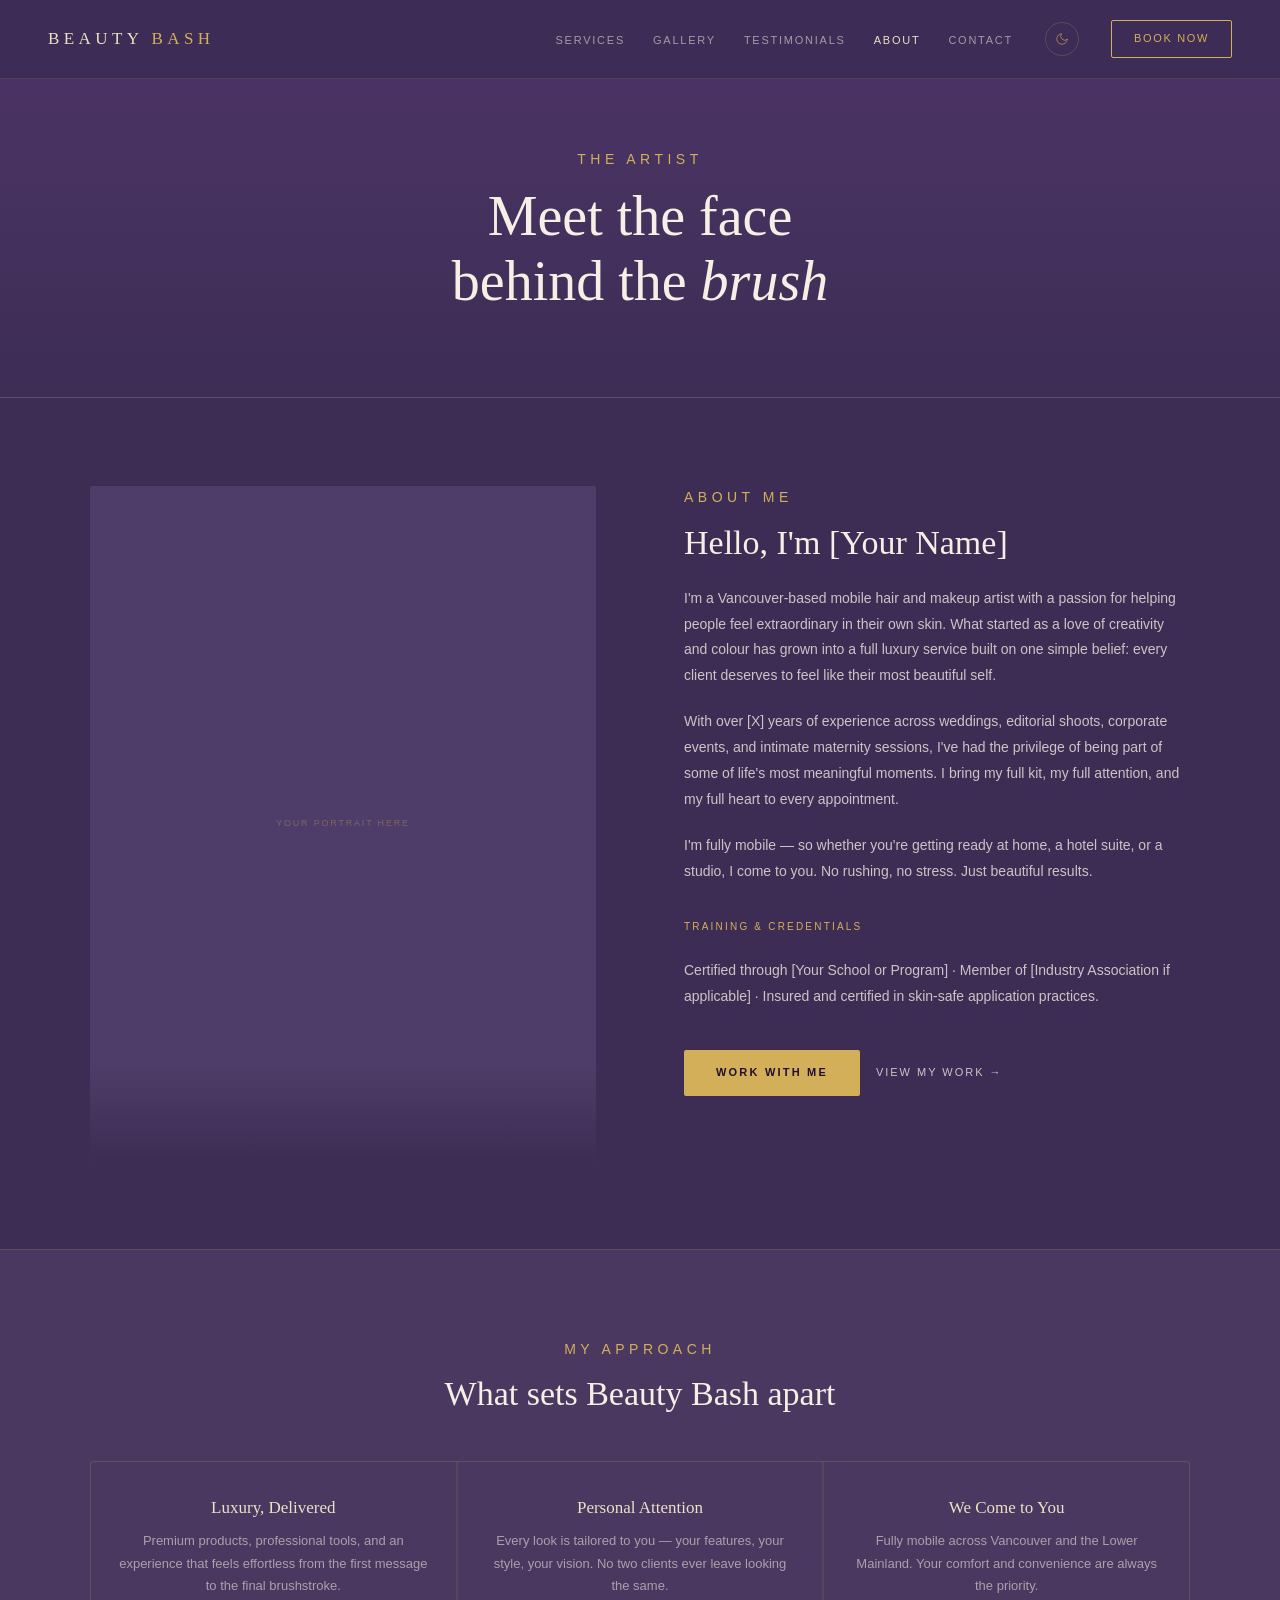
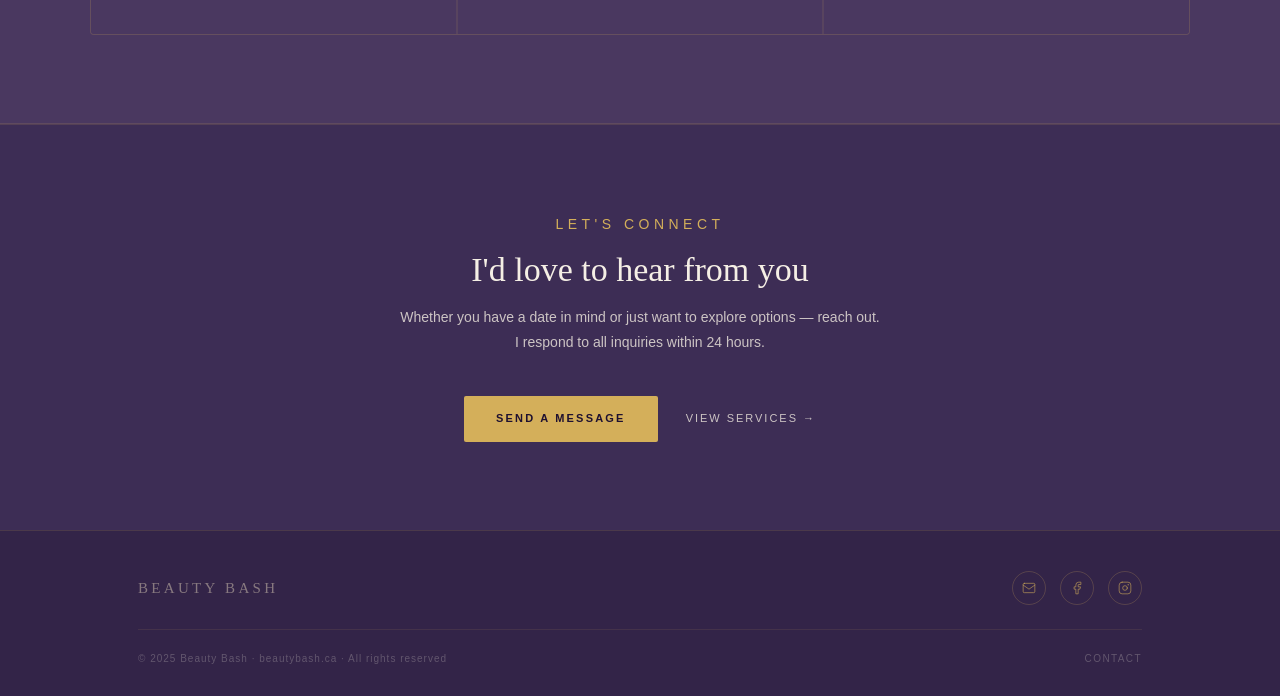
<file: about.html>
<!DOCTYPE html>
<html lang="en">
<head>
  <meta charset="UTF-8">
  <meta name="viewport" content="width=device-width, initial-scale=1.0">
  <title>About | Beauty Bash · Mobile Hair & Makeup Vancouver</title>
  <meta name="description" content="Meet the artist behind Beauty Bash — luxury mobile hair and makeup in Vancouver, BC. Passionate about making every client feel extraordinary.">
 <!-- ============================================================
     BEAUTY BASH — Favicon link tags
     ============================================================
     WHERE TO ADD: Inside the <head> of every HTML page,
     after the <meta> tags and before <link rel="stylesheet">.

     FILE PLACEMENT: Put all favicon files in the ROOT of your
     project folder — the same level as index.html, NOT inside
     css/ or images/. Netlify serves files from the root.

     If favicon.io gave you a ZIP, it contains several files.
     Place ALL of them in the project root.
     ============================================================ -->

  <!-- ── PRIMARY FAVICON (browser tab icon) ───────────────────
       The .ico file works in all browsers including old IE.
       favicon.ico must be in the project ROOT folder.
  ──────────────────────────────────────────────────────────── -->
  <link rel="icon" type="image/x-icon" href="/favicon.ico">

  <!-- ── APPLE TOUCH ICON (iPhone/iPad home screen) ───────────
       When a visitor saves your site to their phone home screen
       this icon appears. favicon.io generates apple-touch-icon.png.
       Place it in the project ROOT.
  ──────────────────────────────────────────────────────────── -->
  <link rel="apple-touch-icon" sizes="180x180" href="/apple-touch-icon.png">

  <!-- ── PNG FAVICONS (modern browsers prefer PNG over ICO) ────
       favicon.io generates favicon-32x32.png and favicon-16x16.png.
       Place both in the project ROOT.
  ──────────────────────────────────────────────────────────── -->
  <link rel="icon" type="image/png" sizes="32x32" href="/favicon-32x32.png">
  <link rel="icon" type="image/png" sizes="16x16" href="/favicon-16x16.png">

  <!-- ── SITE MANIFEST (Android home screen / PWA) ────────────
       favicon.io generates site.webmanifest.
       Place it in the project ROOT.
       If favicon.io did not provide this file, you can omit
       this line — it's optional.
  ──────────────────────────────────────────────────────────── -->
  <link rel="manifest" href="/site.webmanifest">
  <link rel="stylesheet" href="css/style.css">
</head>
<body>

  <!-- NAV — CHANGED: Pricing removed, Testimonials added -->
  <nav class="bb-nav" id="bb-nav">
    <a href="index.html" class="bb-nav__wordmark">Beauty <span>Bash</span></a>
    <div class="bb-nav__menu" id="bb-nav-menu">
      <ul class="bb-nav__links">
        <li><a href="services.html">Services</a></li>
        <li><a href="gallery.html">Gallery</a></li>
        <li><a href="testimonials.html">Testimonials</a></li>
        <li><a href="about.html">About</a></li>
        <li><a href="contact.html">Contact</a></li>
      </ul>
      <a href="contact.html" class="bb-nav__cta">Book Now</a>
    </div>
    <button class="bb-nav__toggle" id="bb-nav-toggle" aria-label="Toggle navigation" aria-expanded="false">
      <span></span><span></span><span></span>
    </button>
  </nav>

  <div class="bb-page-hero">
    <span class="eyebrow">The artist</span>
    <h1>Meet the face<br>behind the <em>brush</em></h1>
  </div>

  <section>
    <div class="container section-pad">
      <div class="bb-about-split">
        <div class="bb-about-photo bb-about-photo--empty">
          <!-- <img src="images/about/artist.jpg" alt="[Your name], makeup artist at Beauty Bash Vancouver" loading="lazy"> -->
          <span>Your portrait here</span>
          <div class="bb-about-photo__fade"></div>
        </div>
        <div class="bb-about-content">
          <span class="eyebrow">About me</span>
          <h2>Hello, I'm [Your Name]</h2>
          <p>
            I'm a Vancouver-based mobile hair and makeup artist with a passion for helping
            people feel extraordinary in their own skin. What started as a love of creativity
            and colour has grown into a full luxury service built on one simple belief: every
            client deserves to feel like their most beautiful self.
          </p>
          <p>
            With over [X] years of experience across weddings, editorial shoots, corporate
            events, and intimate maternity sessions, I've had the privilege of being part of
            some of life's most meaningful moments. I bring my full kit, my full attention,
            and my full heart to every appointment.
          </p>
          <p>
            I'm fully mobile — so whether you're getting ready at home, a hotel suite,
            or a studio, I come to you. No rushing, no stress. Just beautiful results.
          </p>
          <p style="margin-top: 28px;">
            <span style="font-size:10px;letter-spacing:0.22em;text-transform:uppercase;color:var(--gold);">Training &amp; Credentials</span>
          </p>
          <p>
            Certified through [Your School or Program] · Member of [Industry Association if applicable] ·
            Insured and certified in skin-safe application practices.
          </p>
          <div style="margin-top: 40px; display: flex; gap: 16px; flex-wrap: wrap;">
            <a href="contact.html" class="btn-gold">Work With Me</a>
            <a href="gallery.html" class="btn-ghost">View My Work →</a>
          </div>
        </div>
      </div>
    </div>
  </section>

  <section class="bb-section--alt">
    <div class="container section-pad">
      <div class="bb-section__header bb-section__header--center">
        <span class="eyebrow">My approach</span>
        <h2>What sets Beauty Bash apart</h2>
      </div>
      <div class="bb-about-values">
        <div class="bb-about-value">
          <h3 class="bb-about-value__title">Luxury, Delivered</h3>
          <p class="bb-about-value__desc">Premium products, professional tools, and an experience that feels effortless from the first message to the final brushstroke.</p>
        </div>
        <div class="bb-about-value">
          <h3 class="bb-about-value__title">Personal Attention</h3>
          <p class="bb-about-value__desc">Every look is tailored to you — your features, your style, your vision. No two clients ever leave looking the same.</p>
        </div>
        <div class="bb-about-value">
          <h3 class="bb-about-value__title">We Come to You</h3>
          <p class="bb-about-value__desc">Fully mobile across Vancouver and the Lower Mainland. Your comfort and convenience are always the priority.</p>
        </div>
      </div>
    </div>
  </section>

  <div class="bb-cta-banner">
    <div class="container">
      <span class="eyebrow">Let's connect</span>
      <h2>I'd love to hear from you</h2>
      <p>Whether you have a date in mind or just want to explore options — reach out. I respond to all inquiries within 24 hours.</p>
      <div class="bb-cta-banner__actions">
        <a href="contact.html" class="btn-gold">Send a Message</a>
        <a href="services.html" class="btn-ghost">View Services →</a>
      </div>
    </div>
  </div>

  <!-- FOOTER — CHANGED: Instagram URL updated to ca.beautybash -->
  <footer class="bb-footer">
    <div class="container">
      <div class="bb-footer__top">
        <div class="bb-footer__wordmark">Beauty Bash</div>
        <div class="bb-footer__social">
          <a href="mailto:info@beautybash.ca" class="bb-footer__social-link" aria-label="Email Beauty Bash">
            <svg viewBox="0 0 24 24"><rect x="2" y="4" width="20" height="16" rx="2"/><path d="M2 7l10 7 10-7"/></svg>
          </a>
          <a href="https://facebook.com/ca.beautybash" class="bb-footer__social-link" aria-label="Facebook" target="_blank" rel="noopener">
            <svg viewBox="0 0 24 24"><path d="M18 2h-3a5 5 0 00-5 5v3H7v4h3v8h4v-8h3l1-4h-4V7a1 1 0 011-1h3z"/></svg>
          </a>
          <!-- CHANGED: href updated to ca.beautybash -->
          <a href="https://instagram.com/ca.beautybash" class="bb-footer__social-link" aria-label="Instagram" target="_blank" rel="noopener">
            <svg viewBox="0 0 24 24"><rect x="2" y="2" width="20" height="20" rx="5"/><circle cx="12" cy="12" r="4"/><circle cx="17.5" cy="6.5" r="1.2" fill="rgba(212,175,90,0.65)" stroke="none"/></svg>
          </a>
        </div>
      </div>
      <div class="bb-footer__divider"></div>
      <div class="bb-footer__bottom">
        <p class="bb-footer__copy">© 2025 Beauty Bash · beautybash.ca · All rights reserved</p>
        <div class="bb-footer__links">
          <a href="contact.html">Contact</a>
        </div>
      </div>
    </div>
  </footer>

  <script src="js/main.js"></script>
  <script src="js/cms-data.js"></script>
  <script src="js/theme-toggle.js"></script>
</body>
</html>
</file>
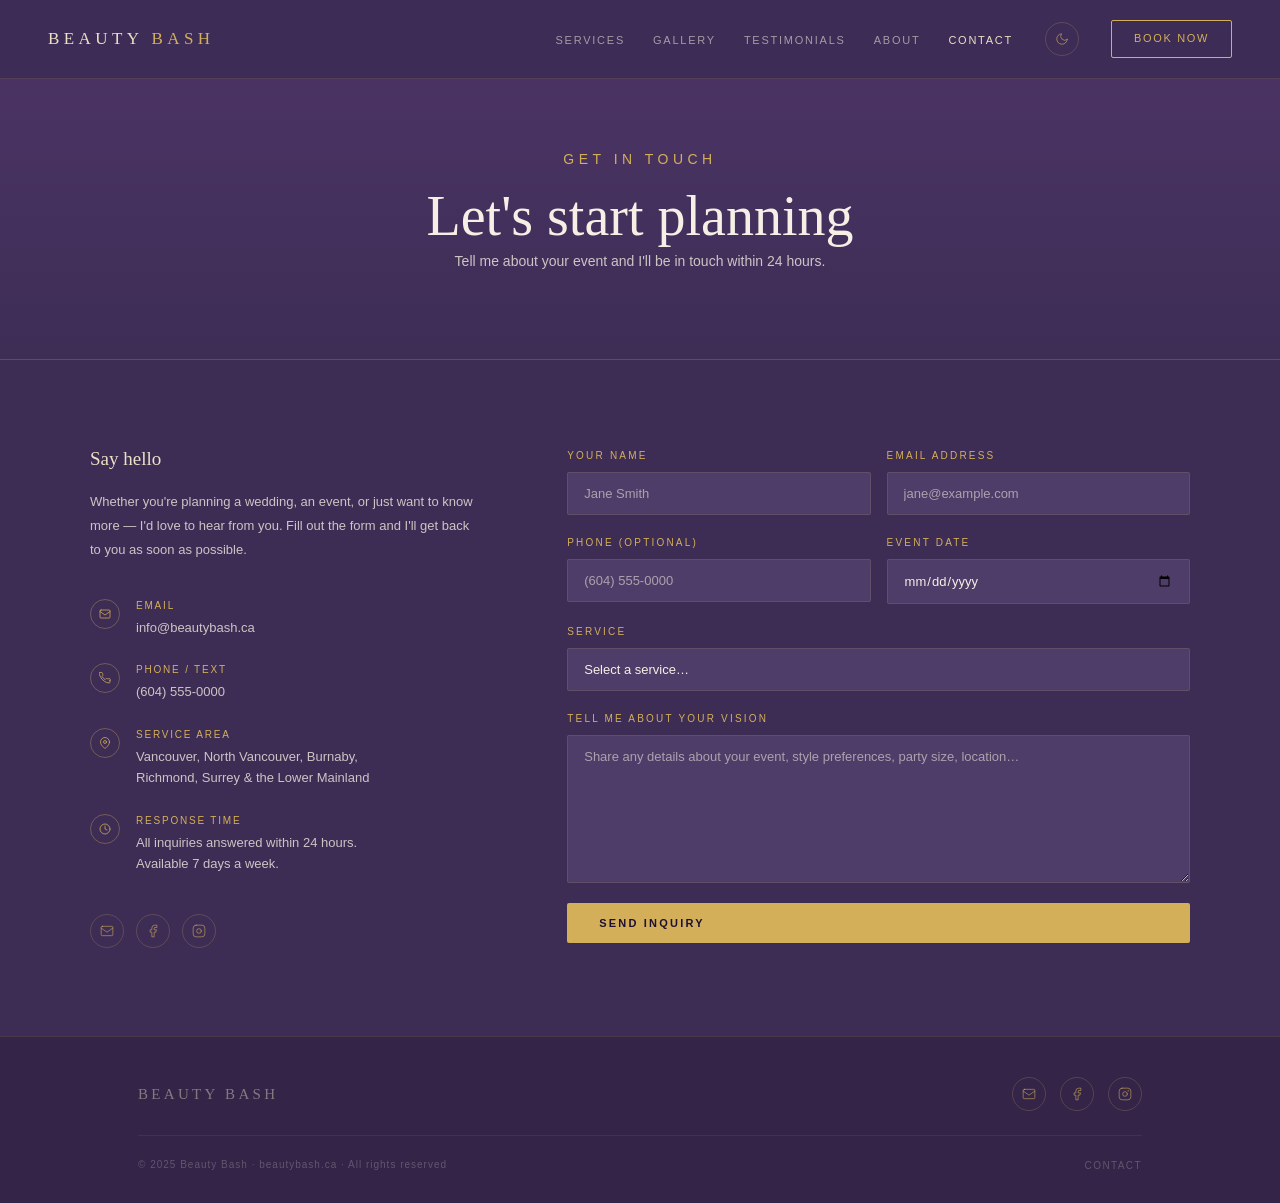
<file: contact.html>
<!DOCTYPE html>
<html lang="en">
<head>
  <meta charset="UTF-8">
  <meta name="viewport" content="width=device-width, initial-scale=1.0">
  <title>Contact | Beauty Bash · Mobile Hair & Makeup Vancouver</title>
  <meta name="description" content="Book a consultation or send an inquiry to Beauty Bash — luxury mobile hair and makeup in Vancouver, BC.">
  <!-- ============================================================
     BEAUTY BASH — Favicon link tags
     ============================================================
     WHERE TO ADD: Inside the <head> of every HTML page,
     after the <meta> tags and before <link rel="stylesheet">.

     FILE PLACEMENT: Put all favicon files in the ROOT of your
     project folder — the same level as index.html, NOT inside
     css/ or images/. Netlify serves files from the root.

     If favicon.io gave you a ZIP, it contains several files.
     Place ALL of them in the project root.
     ============================================================ -->

  <!-- ── PRIMARY FAVICON (browser tab icon) ───────────────────
       The .ico file works in all browsers including old IE.
       favicon.ico must be in the project ROOT folder.
  ──────────────────────────────────────────────────────────── -->
  <link rel="icon" type="image/x-icon" href="/favicon.ico">

  <!-- ── APPLE TOUCH ICON (iPhone/iPad home screen) ───────────
       When a visitor saves your site to their phone home screen
       this icon appears. favicon.io generates apple-touch-icon.png.
       Place it in the project ROOT.
  ──────────────────────────────────────────────────────────── -->
  <link rel="apple-touch-icon" sizes="180x180" href="/apple-touch-icon.png">

  <!-- ── PNG FAVICONS (modern browsers prefer PNG over ICO) ────
       favicon.io generates favicon-32x32.png and favicon-16x16.png.
       Place both in the project ROOT.
  ──────────────────────────────────────────────────────────── -->
  <link rel="icon" type="image/png" sizes="32x32" href="/favicon-32x32.png">
  <link rel="icon" type="image/png" sizes="16x16" href="/favicon-16x16.png">

  <!-- ── SITE MANIFEST (Android home screen / PWA) ────────────
       favicon.io generates site.webmanifest.
       Place it in the project ROOT.
       If favicon.io did not provide this file, you can omit
       this line — it's optional.
  ──────────────────────────────────────────────────────────── -->
  <link rel="manifest" href="/site.webmanifest">
  <link rel="stylesheet" href="css/style.css">
</head>
<body>

  <!-- NAV — CHANGED: Pricing removed, Testimonials added -->
  <nav class="bb-nav" id="bb-nav">
    <a href="index.html" class="bb-nav__wordmark">Beauty <span>Bash</span></a>
    <div class="bb-nav__menu" id="bb-nav-menu">
      <ul class="bb-nav__links">
        <li><a href="services.html">Services</a></li>
        <li><a href="gallery.html">Gallery</a></li>
        <li><a href="testimonials.html">Testimonials</a></li>
        <li><a href="about.html">About</a></li>
        <li><a href="contact.html">Contact</a></li>
      </ul>
      <a href="contact.html" class="bb-nav__cta">Book Now</a>
    </div>
    <button class="bb-nav__toggle" id="bb-nav-toggle" aria-label="Toggle navigation" aria-expanded="false">
      <span></span><span></span><span></span>
    </button>
  </nav>

  <div class="bb-page-hero">
    <span class="eyebrow">Get in touch</span>
    <h1>Let's start planning</h1>
    <p>Tell me about your event and I'll be in touch within 24 hours.</p>
  </div>

  <section>
    <div class="container section-pad">
      <div class="bb-contact-layout">

         <div class="bb-contact-info">
          <h3>Say hello</h3>
          <p>
            Whether you're planning a wedding, an event, or just want to know more —
            I'd love to hear from you. Fill out the form and I'll get back to you
            as soon as possible.
          </p>

          <!-- CHANGED: email updated to info@beautybash.ca -->
          <div class="bb-contact-detail">
            <div class="bb-contact-detail__icon">
              <svg viewBox="0 0 24 24">
                <rect x="2" y="4" width="20" height="16" rx="2"/>
                <path d="M2 7l10 7 10-7"/>
              </svg>
            </div>
            <div class="bb-contact-detail__text">
              <strong>Email</strong>
              <a href="mailto:info@beautybash.ca"
                 style="color: var(--text-muted);">info@beautybash.ca</a>
            </div>
          </div>

          <!-- Phone — unchanged -->
          <div class="bb-contact-detail">
            <div class="bb-contact-detail__icon">
              <svg viewBox="0 0 24 24">
                <path d="M22 16.92v3a2 2 0 01-2.18 2 19.79 19.79 0 01-8.63-3.07A19.5 19.5 0 013.07 9.81a19.79 19.79 0 01-3.07-8.63A2 2 0 012 .99h3a2 2 0 012 1.72 12.84 12.84 0 00.7 2.81 2 2 0 01-.45 2.11L6.09 8.91a16 16 0 006 6l1.27-1.27a2 2 0 012.11-.45 12.84 12.84 0 002.81.7A2 2 0 0122 16.92z"/>
              </svg>
            </div>
            <div class="bb-contact-detail__text">
              <strong>Phone / Text</strong>
              <a href="tel:+16045550000"
                 style="color: var(--text-muted);">(604) 555-0000</a>
            </div>
          </div>

          <!-- Location — unchanged -->
          <div class="bb-contact-detail">
            <div class="bb-contact-detail__icon">
              <svg viewBox="0 0 24 24">
                <path d="M21 10c0 7-9 13-9 13S3 17 3 10a9 9 0 0118 0z"/>
                <circle cx="12" cy="10" r="3"/>
              </svg>
            </div>
            <div class="bb-contact-detail__text">
              <strong>Service Area</strong>
              Vancouver, North Vancouver, Burnaby,<br>
              Richmond, Surrey &amp; the Lower Mainland
            </div>
          </div>

          <!-- Hours — unchanged -->
          <div class="bb-contact-detail">
            <div class="bb-contact-detail__icon">
              <svg viewBox="0 0 24 24">
                <circle cx="12" cy="12" r="10"/>
                <path d="M12 6v6l4 2"/>
              </svg>
            </div>
            <div class="bb-contact-detail__text">
              <strong>Response Time</strong>
              All inquiries answered within 24 hours.<br>
              Available 7 days a week.
            </div>
          </div>

          <!-- Social icons — CHANGED: all three hrefs updated -->
          <div style="margin-top: 40px; display: flex; gap: 12px;">

            <!-- CHANGED: email updated to info@ -->
            <a href="mailto:info@beautybash.ca"
               class="bb-footer__social-link"
               title="Email" aria-label="Email">
              <svg viewBox="0 0 24 24" width="14" height="14"
                   style="stroke:rgba(212,175,90,0.65);fill:none;stroke-width:1.5;stroke-linecap:round;stroke-linejoin:round;">
                <rect x="2" y="4" width="20" height="16" rx="2"/>
                <path d="M2 7l10 7 10-7"/>
              </svg>
            </a>

            <!-- CHANGED: Facebook href updated -->
            <a href="https://www.facebook.com/ca.beautybash"
               class="bb-footer__social-link"
               target="_blank" rel="noopener" aria-label="Facebook">
              <svg viewBox="0 0 24 24" width="14" height="14"
                   style="stroke:rgba(212,175,90,0.65);fill:none;stroke-width:1.5;stroke-linecap:round;stroke-linejoin:round;">
                <path d="M18 2h-3a5 5 0 00-5 5v3H7v4h3v8h4v-8h3l1-4h-4V7a1 1 0 011-1h3z"/>
              </svg>
            </a>

            <!-- CHANGED: Instagram href updated -->
            <a href="https://www.instagram.com/ca.beautybash"
               class="bb-footer__social-link"
               target="_blank" rel="noopener" aria-label="Instagram">
              <svg viewBox="0 0 24 24" width="14" height="14"
                   style="stroke:rgba(212,175,90,0.65);fill:none;stroke-width:1.5;stroke-linecap:round;stroke-linejoin:round;">
                <rect x="2" y="2" width="20" height="20" rx="5"/>
                <circle cx="12" cy="12" r="4"/>
              </svg>
            </a>

          </div>
        </div>

        <div>
          <form name="contact" method="POST" data-netlify="true" netlify-honeypot="bot-field" id="bb-contact-form">
            <p style="display:none;"><label>Don't fill this out: <input name="bot-field"></label></p>
            <div class="bb-form">
              <div class="bb-form__row">
                <div class="bb-form__group">
                  <label class="bb-form__label" for="name">Your Name</label>
                  <input class="bb-form__input" type="text" id="name" name="name" placeholder="Jane Smith" required autocomplete="name">
                </div>
                <div class="bb-form__group">
                  <label class="bb-form__label" for="email">Email Address</label>
                  <input class="bb-form__input" type="email" id="email" name="email" placeholder="jane@example.com" required autocomplete="email">
                </div>
              </div>
              <div class="bb-form__row">
                <div class="bb-form__group">
                  <label class="bb-form__label" for="phone">Phone (optional)</label>
                  <input class="bb-form__input" type="tel" id="phone" name="phone" placeholder="(604) 555-0000" autocomplete="tel">
                </div>
                <div class="bb-form__group">
                  <label class="bb-form__label" for="event-date">Event Date</label>
                  <input class="bb-form__input" type="date" id="event-date" name="event-date">
                </div>
              </div>
              <div class="bb-form__group">
                <label class="bb-form__label" for="service">Service</label>
                <select class="bb-form__select" id="service" name="service" required>
                  <option value="" disabled selected>Select a service…</option>
                  <option value="Bridal">Bridal Hair &amp; Makeup</option>
                  <option value="Event Styling">Event Styling</option>
                  <option value="Photography / Editorial">Photography / Editorial</option>
                  <option value="Corporate">Corporate</option>
                  <option value="Maternity / Newborn">Maternity / Newborn</option>
                  <option value="Other">Other / Not sure yet</option>
                </select>
              </div>
              <div class="bb-form__group">
                <label class="bb-form__label" for="message">Tell me about your vision</label>
                <textarea class="bb-form__textarea" id="message" name="message" placeholder="Share any details about your event, style preferences, party size, location…"></textarea>
              </div>
              <div class="bb-form__group">
                <button type="submit" class="btn-gold bb-form__submit">Send Inquiry</button>
              </div>
            </div>
          </form>
        </div>

      </div>
    </div>
  </section>

  <!-- FOOTER — CHANGED: Instagram URL updated to ca.beautybash -->
  <footer class="bb-footer">
    <div class="container">
      <div class="bb-footer__top">
        <div class="bb-footer__wordmark">Beauty Bash</div>
        <div class="bb-footer__social">
          <a href="mailto:info@beautybash.ca" class="bb-footer__social-link" aria-label="Email Beauty Bash">
            <svg viewBox="0 0 24 24"><rect x="2" y="4" width="20" height="16" rx="2"/><path d="M2 7l10 7 10-7"/></svg>
          </a>
          <a href="https://facebook.com/ca.beautybash" class="bb-footer__social-link" aria-label="Facebook" target="_blank" rel="noopener">
            <svg viewBox="0 0 24 24"><path d="M18 2h-3a5 5 0 00-5 5v3H7v4h3v8h4v-8h3l1-4h-4V7a1 1 0 011-1h3z"/></svg>
          </a>
          <!-- CHANGED: href updated to ca.beautybash -->
          <a href="https://instagram.com/ca.beautybash" class="bb-footer__social-link" aria-label="Instagram" target="_blank" rel="noopener">
            <svg viewBox="0 0 24 24"><rect x="2" y="2" width="20" height="20" rx="5"/><circle cx="12" cy="12" r="4"/><circle cx="17.5" cy="6.5" r="1.2" fill="rgba(212,175,90,0.65)" stroke="none"/></svg>
          </a>
        </div>
      </div>
      <div class="bb-footer__divider"></div>
      <div class="bb-footer__bottom">
        <p class="bb-footer__copy">© 2025 Beauty Bash · beautybash.ca · All rights reserved</p>
        <div class="bb-footer__links">
          <a href="contact.html">Contact</a>
        </div>
      </div>
    </div>
  </footer>

  <script src="js/main.js"></script>
  <script src="js/cms-data.js"></script>
  <script src="js/theme-toggle.js"></script>
</body>
</html>
</file>
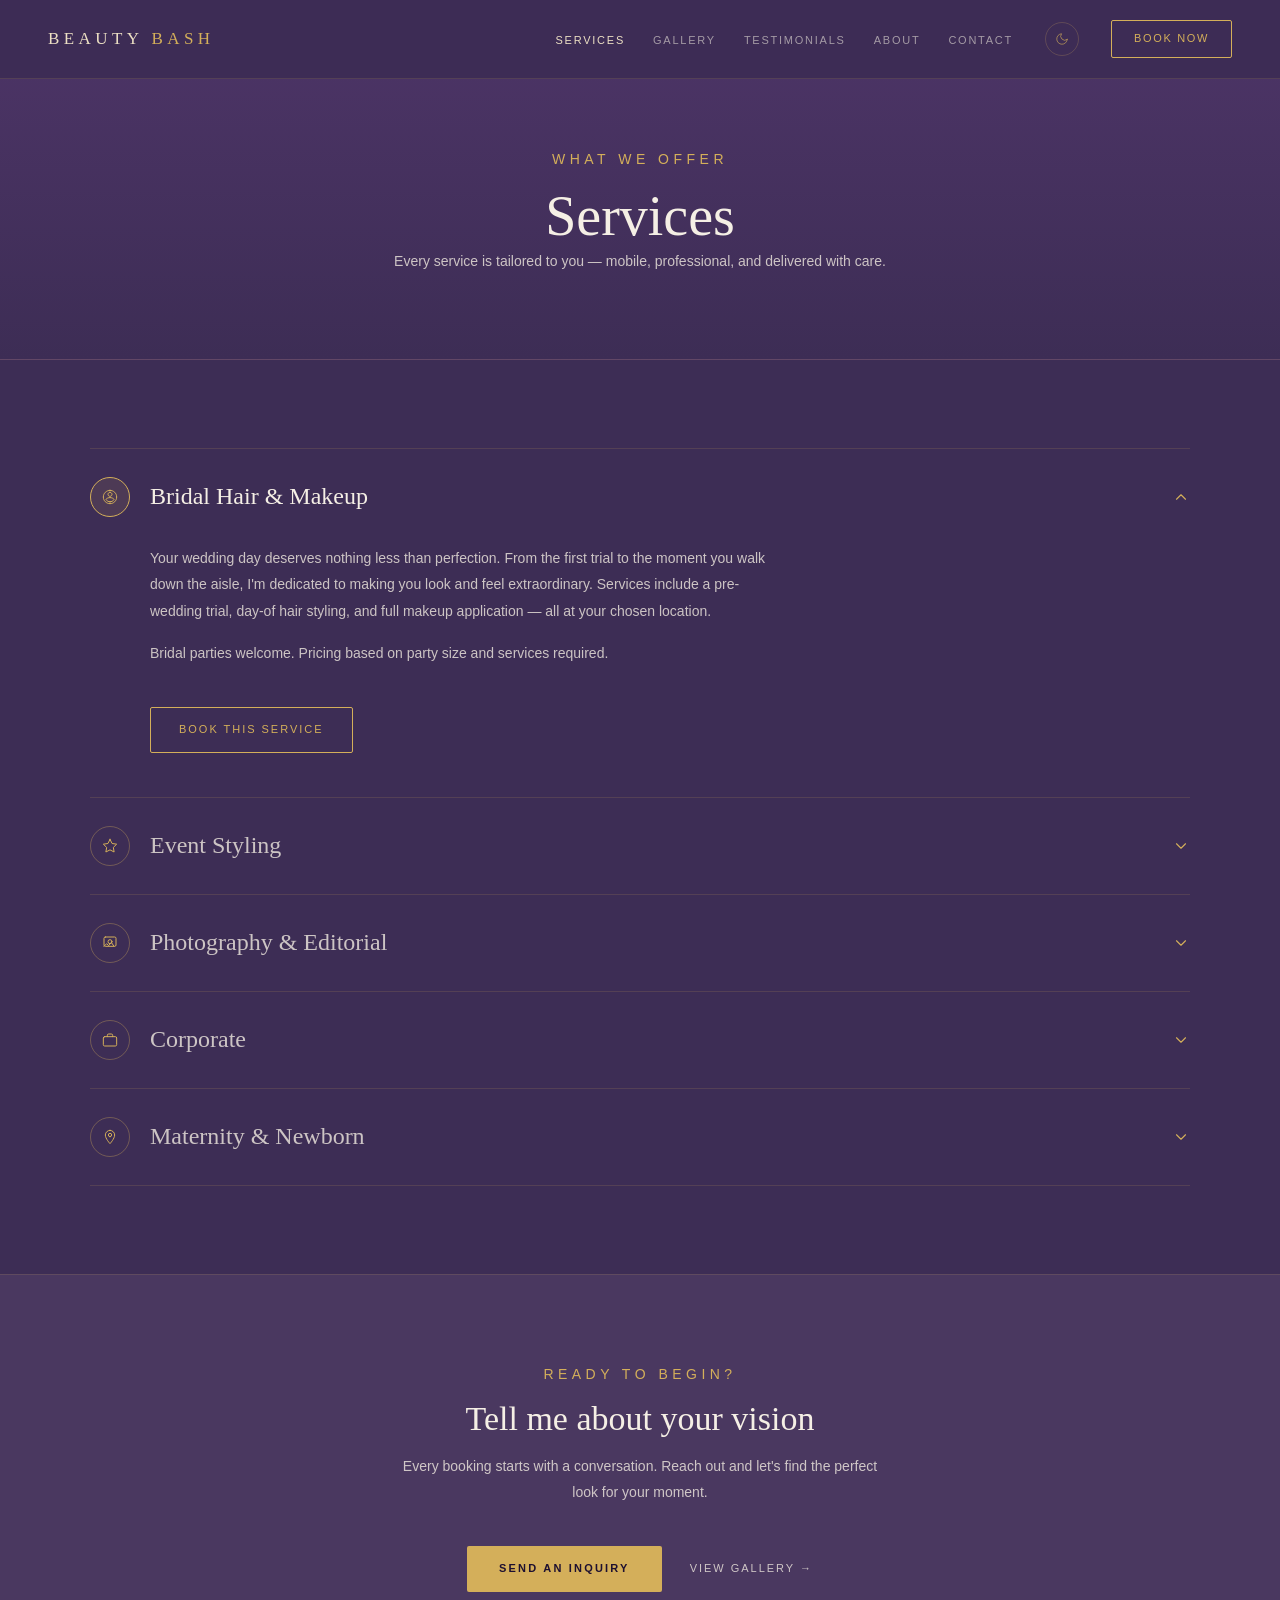
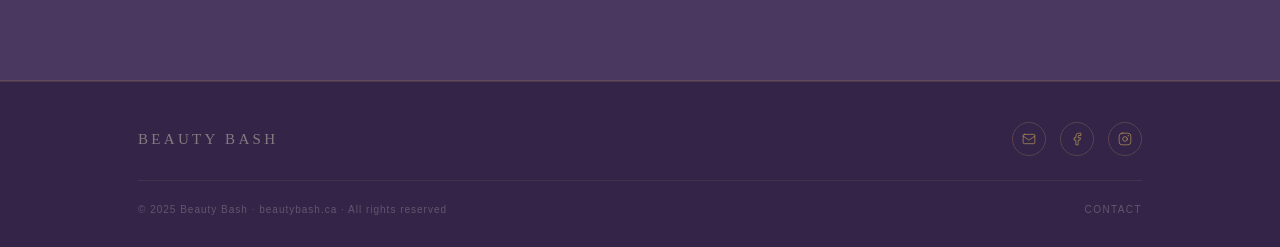
<file: services.html>
<!DOCTYPE html>
<html lang="en">
<head>
  <meta charset="UTF-8">
  <meta name="viewport" content="width=device-width, initial-scale=1.0">
  <title>Services | Beauty Bash · Mobile Hair & Makeup Vancouver</title>
  <meta name="description" content="Beauty Bash offers luxury mobile hair and makeup for brides, events, photography, corporate clients, and maternity shoots in Vancouver, BC.">
  <!-- ============================================================
     BEAUTY BASH — Favicon link tags
     ============================================================
     WHERE TO ADD: Inside the <head> of every HTML page,
     after the <meta> tags and before <link rel="stylesheet">.

     FILE PLACEMENT: Put all favicon files in the ROOT of your
     project folder — the same level as index.html, NOT inside
     css/ or images/. Netlify serves files from the root.

     If favicon.io gave you a ZIP, it contains several files.
     Place ALL of them in the project root.
     ============================================================ -->

  <!-- ── PRIMARY FAVICON (browser tab icon) ───────────────────
       The .ico file works in all browsers including old IE.
       favicon.ico must be in the project ROOT folder.
  ──────────────────────────────────────────────────────────── -->
  <link rel="icon" type="image/x-icon" href="/favicon.ico">

  <!-- ── APPLE TOUCH ICON (iPhone/iPad home screen) ───────────
       When a visitor saves your site to their phone home screen
       this icon appears. favicon.io generates apple-touch-icon.png.
       Place it in the project ROOT.
  ──────────────────────────────────────────────────────────── -->
  <link rel="apple-touch-icon" sizes="180x180" href="/apple-touch-icon.png">

  <!-- ── PNG FAVICONS (modern browsers prefer PNG over ICO) ────
       favicon.io generates favicon-32x32.png and favicon-16x16.png.
       Place both in the project ROOT.
  ──────────────────────────────────────────────────────────── -->
  <link rel="icon" type="image/png" sizes="32x32" href="/favicon-32x32.png">
  <link rel="icon" type="image/png" sizes="16x16" href="/favicon-16x16.png">

  <!-- ── SITE MANIFEST (Android home screen / PWA) ────────────
       favicon.io generates site.webmanifest.
       Place it in the project ROOT.
       If favicon.io did not provide this file, you can omit
       this line — it's optional.
  ──────────────────────────────────────────────────────────── -->
  <link rel="manifest" href="/site.webmanifest">
  <link rel="stylesheet" href="css/style.css">
</head>
<body>

  <!-- NAV — CHANGED: Pricing link removed, Testimonials link added -->
  <nav class="bb-nav" id="bb-nav">
    <a href="index.html" class="bb-nav__wordmark">Beauty <span>Bash</span></a>
    <div class="bb-nav__menu" id="bb-nav-menu">
      <ul class="bb-nav__links">
        <li><a href="services.html">Services</a></li>
        <li><a href="gallery.html">Gallery</a></li>
        <li><a href="testimonials.html">Testimonials</a></li>
        <li><a href="about.html">About</a></li>
        <li><a href="contact.html">Contact</a></li>
      </ul>
      <a href="contact.html" class="bb-nav__cta">Book Now</a>
    </div>
    <button class="bb-nav__toggle" id="bb-nav-toggle" aria-label="Toggle navigation" aria-expanded="false">
      <span></span><span></span><span></span>
    </button>
  </nav>

  <div class="bb-page-hero">
    <span class="eyebrow">What we offer</span>
    <h1>Services</h1>
    <p>Every service is tailored to you — mobile, professional, and delivered with care.</p>
  </div>

  <!-- ============================================================
       SERVICES ACCORDION
       CHANGED: Replaced the old static service card grid.

       HOW IT WORKS:
       - cms-data.js fetches /data/services.json at page load
       - It renders one .bb-accordion__item per service entry
       - Clicking a trigger row expands its panel with animation
       - First item is open by default
       - Deep-link from homepage tiles works via ?service= param

       TO ADD/EDIT/REMOVE SERVICES:
       - Log into beautybash.ca/admin
       - Go to "Site Content" → "Services"
       - Add, edit, or delete service entries
       - Save — the accordion updates automatically

       CMS SCHEMA FLAG:
       Ensure admin/config.yml has been updated to the new
       "file" collection format. If the CMS still shows the
       old "folder" collection UI, force a Netlify redeploy
       by making a small change to any file in the repo.
       ============================================================ -->
  <section>
    <div class="container section-pad">

      <!-- Target element: cms-data.js renders accordion items here -->
      <div class="bb-accordion" id="bb-services-accordion">
        <!-- Loading state — replaced immediately by cms-data.js -->
        <p style="text-align:center;color:var(--text-faint);padding:64px 0;letter-spacing:.06em;">
          Loading services…
        </p>
      </div>

    </div>
  </section>

  <!-- CTA BANNER — CHANGED: Pricing link removed -->
  <div class="bb-cta-banner bb-section--alt">
    <div class="container">
      <span class="eyebrow">Ready to begin?</span>
      <h2>Tell me about your vision</h2>
      <p>Every booking starts with a conversation. Reach out and let's find the perfect look for your moment.</p>
      <div class="bb-cta-banner__actions">
        <a href="contact.html" class="btn-gold">Send an Inquiry</a>
        <a href="gallery.html" class="btn-ghost">View Gallery →</a>
      </div>
    </div>
  </div>

  <!-- FOOTER — CHANGED: Instagram URL updated to ca.beautybash -->
  <footer class="bb-footer">
    <div class="container">
      <div class="bb-footer__top">
        <div class="bb-footer__wordmark">Beauty Bash</div>
        <div class="bb-footer__social">
          <a href="mailto:info@beautybash.ca" class="bb-footer__social-link" aria-label="Email Beauty Bash">
            <svg viewBox="0 0 24 24"><rect x="2" y="4" width="20" height="16" rx="2"/><path d="M2 7l10 7 10-7"/></svg>
          </a>
          <a href="https://facebook.com/ca.beautybash" class="bb-footer__social-link" aria-label="Facebook" target="_blank" rel="noopener">
            <svg viewBox="0 0 24 24"><path d="M18 2h-3a5 5 0 00-5 5v3H7v4h3v8h4v-8h3l1-4h-4V7a1 1 0 011-1h3z"/></svg>
          </a>
          <!-- CHANGED: href updated to ca.beautybash -->
          <a href="https://instagram.com/ca.beautybash" class="bb-footer__social-link" aria-label="Instagram" target="_blank" rel="noopener">
            <svg viewBox="0 0 24 24"><rect x="2" y="2" width="20" height="20" rx="5"/><circle cx="12" cy="12" r="4"/><circle cx="17.5" cy="6.5" r="1.2" fill="rgba(212,175,90,0.65)" stroke="none"/></svg>
          </a>
        </div>
      </div>
      <div class="bb-footer__divider"></div>
      <div class="bb-footer__bottom">
        <p class="bb-footer__copy">© 2025 Beauty Bash · beautybash.ca · All rights reserved</p>
        <div class="bb-footer__links">
          <a href="contact.html">Contact</a>
        </div>
      </div>
    </div>
  </footer>

  <script src="js/main.js"></script>
  <!-- ADDED: cms-data.js renders the accordion -->
  <script src="js/cms-data.js"></script>
  <script src="js/theme-toggle.js"></script>
</body>
</html>
</file>
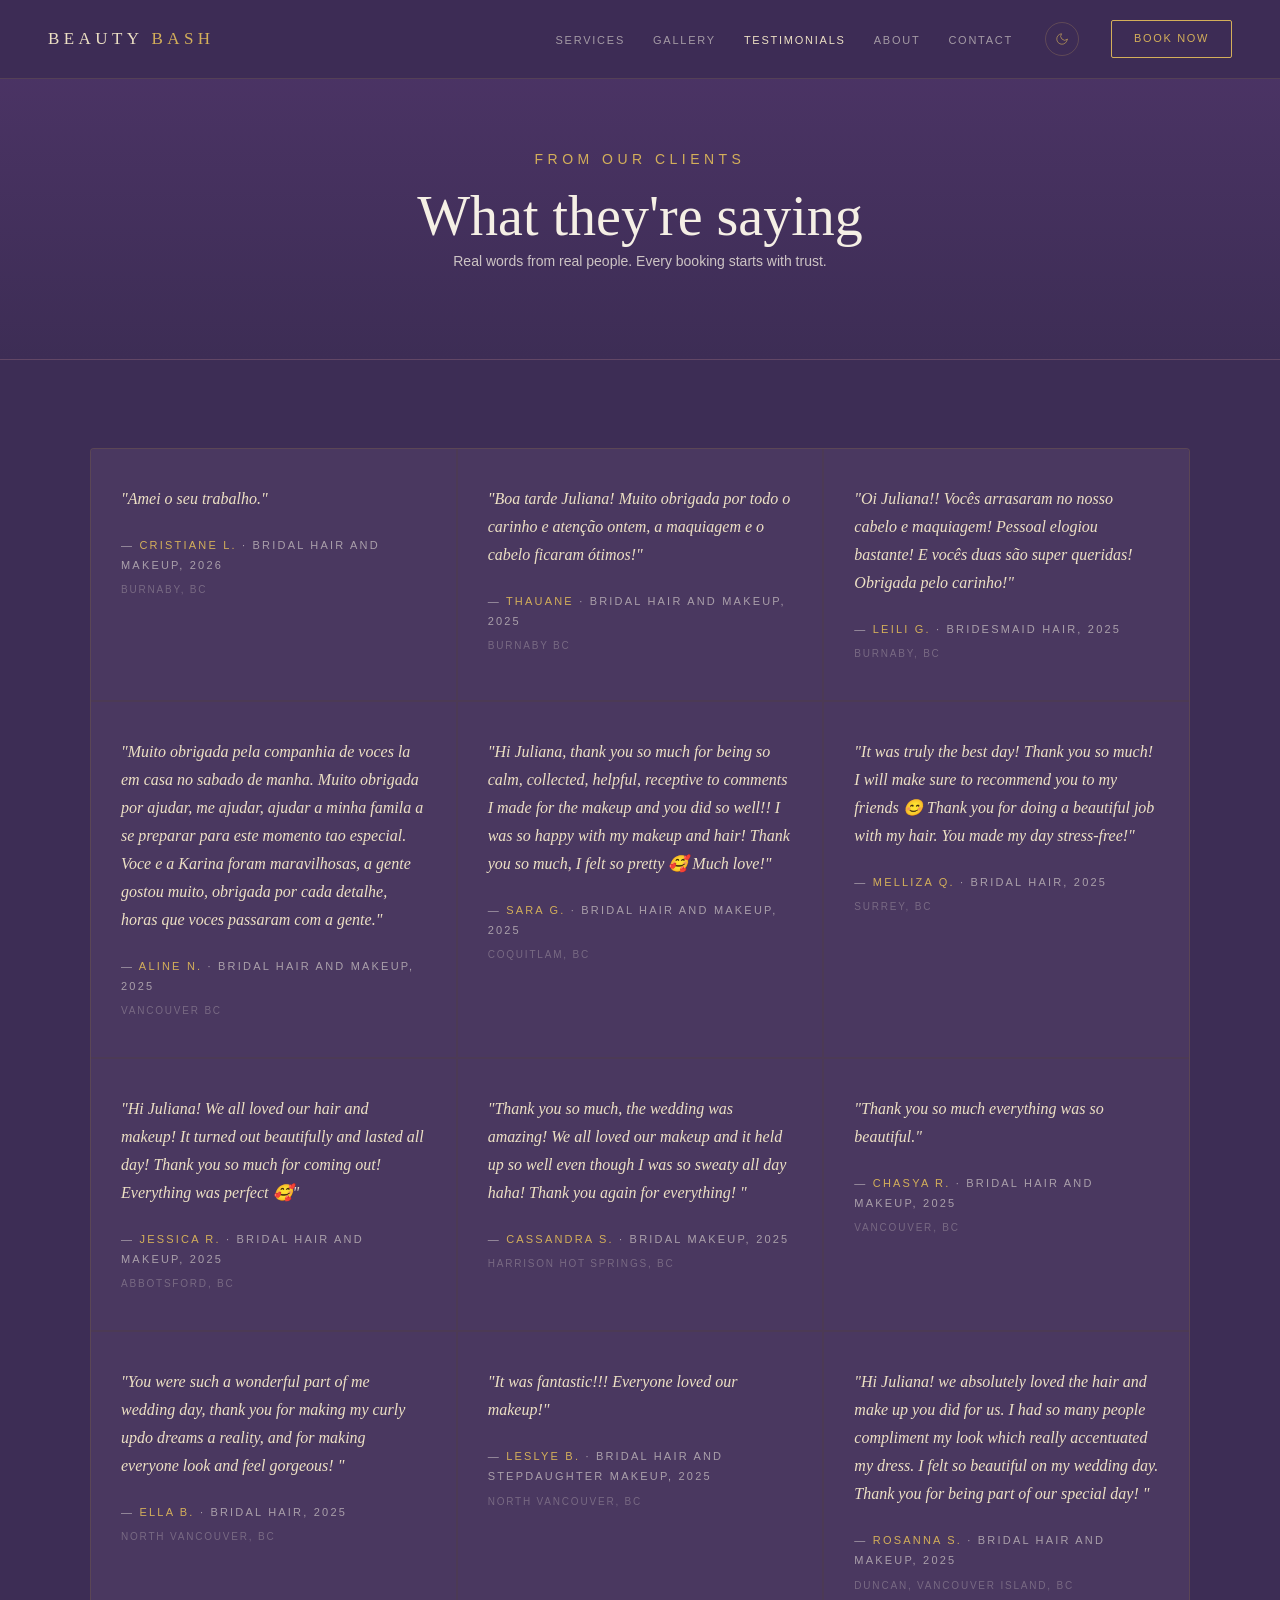
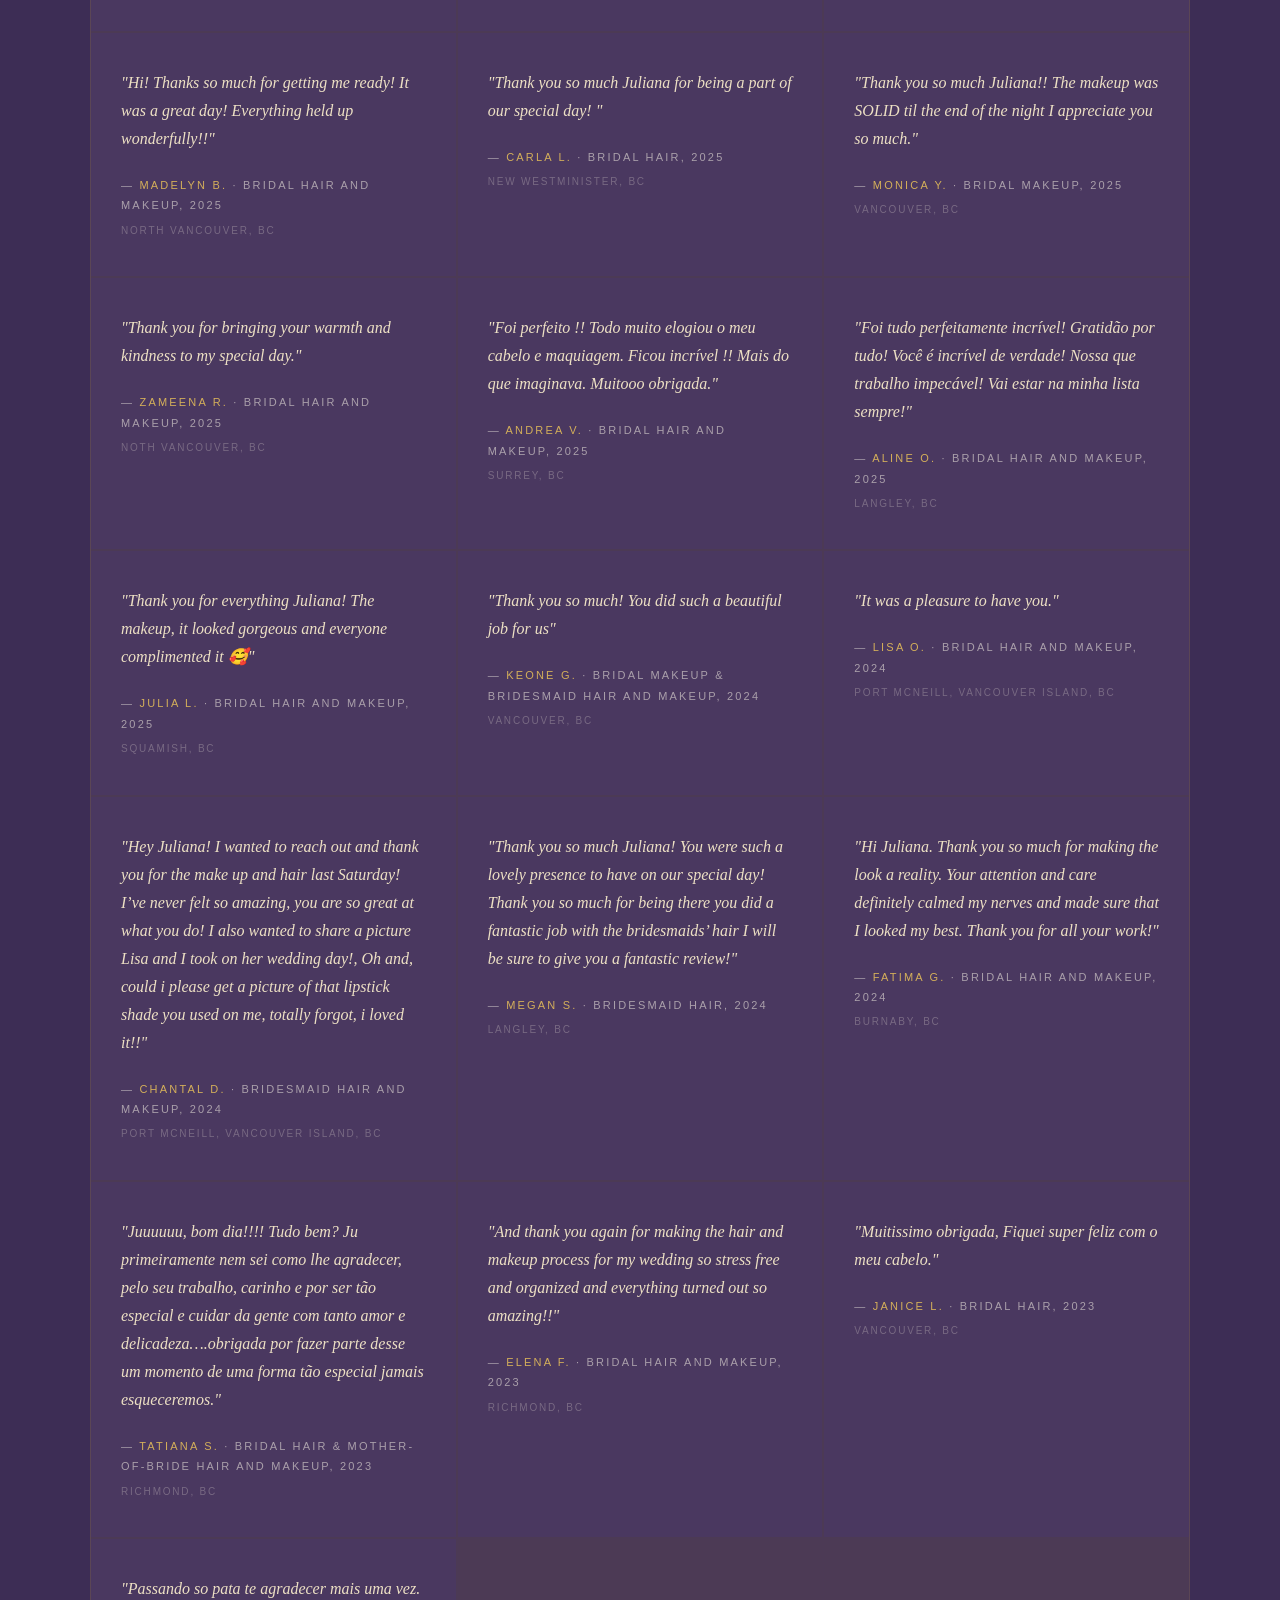
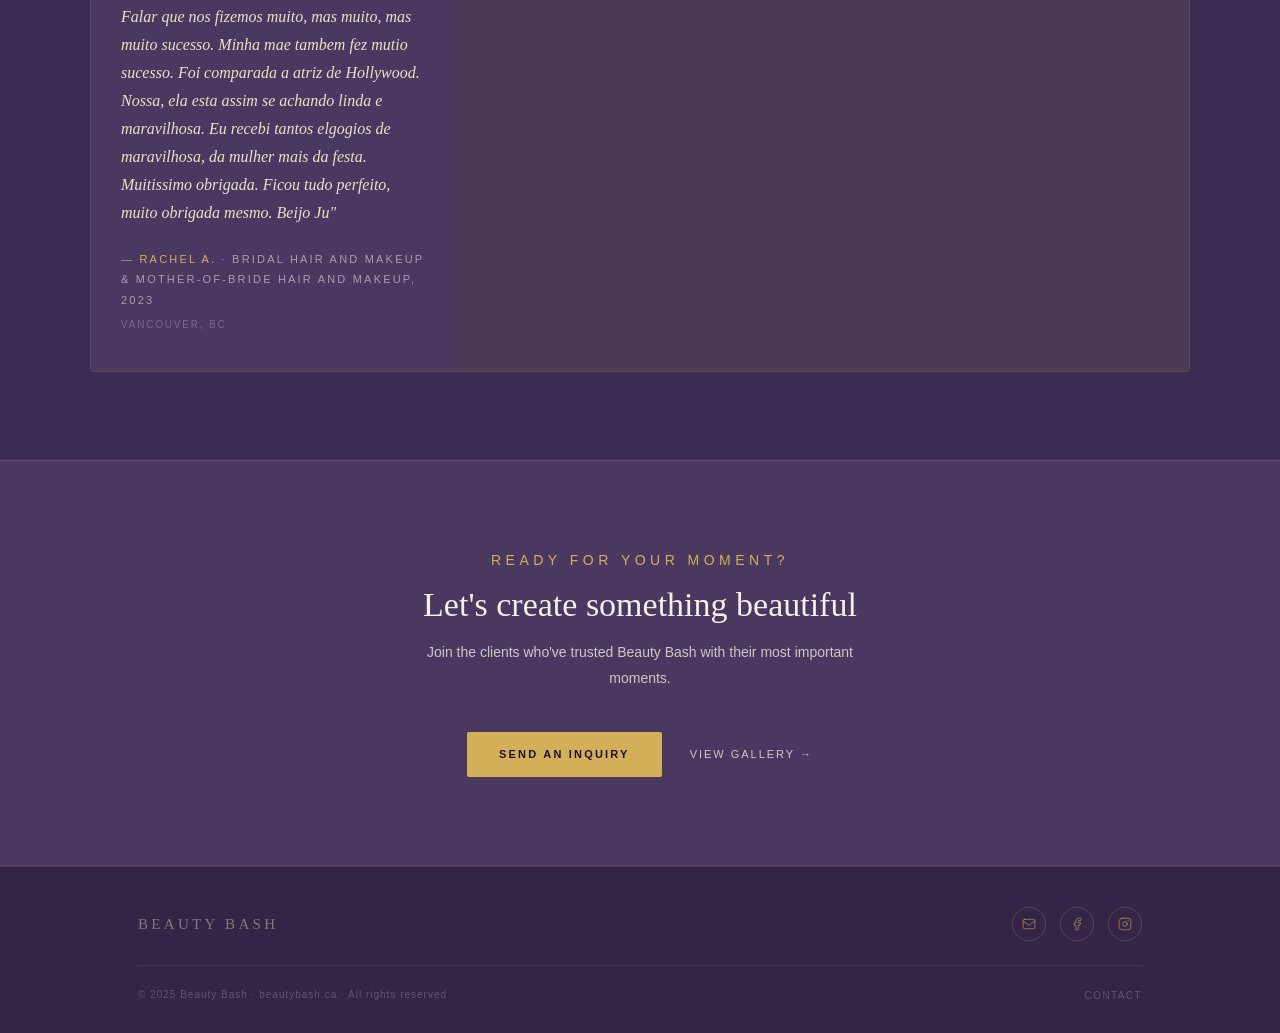
<file: testimonials.html>
<!DOCTYPE html>
<html lang="en">
<head>
  <meta charset="UTF-8">
  <meta name="viewport" content="width=device-width, initial-scale=1.0">
  <title>Testimonials | Beauty Bash · Mobile Hair & Makeup Vancouver</title>
  <meta name="description" content="Read what clients are saying about Beauty Bash — luxury mobile hair and makeup in Vancouver, BC.">
  <meta property="og:title" content="Testimonials | Beauty Bash · Vancouver">
  <meta property="og:url" content="https://beautybash.ca/testimonials.html">
  <!-- ============================================================
     BEAUTY BASH — Favicon link tags
     ============================================================
     WHERE TO ADD: Inside the <head> of every HTML page,
     after the <meta> tags and before <link rel="stylesheet">.

     FILE PLACEMENT: Put all favicon files in the ROOT of your
     project folder — the same level as index.html, NOT inside
     css/ or images/. Netlify serves files from the root.

     If favicon.io gave you a ZIP, it contains several files.
     Place ALL of them in the project root.
     ============================================================ -->

  <!-- ── PRIMARY FAVICON (browser tab icon) ───────────────────
       The .ico file works in all browsers including old IE.
       favicon.ico must be in the project ROOT folder.
  ──────────────────────────────────────────────────────────── -->
  <link rel="icon" type="image/x-icon" href="/favicon.ico">

  <!-- ── APPLE TOUCH ICON (iPhone/iPad home screen) ───────────
       When a visitor saves your site to their phone home screen
       this icon appears. favicon.io generates apple-touch-icon.png.
       Place it in the project ROOT.
  ──────────────────────────────────────────────────────────── -->
  <link rel="apple-touch-icon" sizes="180x180" href="/apple-touch-icon.png">

  <!-- ── PNG FAVICONS (modern browsers prefer PNG over ICO) ────
       favicon.io generates favicon-32x32.png and favicon-16x16.png.
       Place both in the project ROOT.
  ──────────────────────────────────────────────────────────── -->
  <link rel="icon" type="image/png" sizes="32x32" href="/favicon-32x32.png">
  <link rel="icon" type="image/png" sizes="16x16" href="/favicon-16x16.png">

  <!-- ── SITE MANIFEST (Android home screen / PWA) ────────────
       favicon.io generates site.webmanifest.
       Place it in the project ROOT.
       If favicon.io did not provide this file, you can omit
       this line — it's optional.
  ──────────────────────────────────────────────────────────── -->
  <link rel="manifest" href="/site.webmanifest">
  <link rel="stylesheet" href="css/style.css">
</head>
<body>

  <!-- NAV — Pricing removed, Testimonials active -->
  <nav class="bb-nav" id="bb-nav">
    <a href="index.html" class="bb-nav__wordmark">Beauty <span>Bash</span></a>
    <div class="bb-nav__menu" id="bb-nav-menu">
      <ul class="bb-nav__links">
        <li><a href="services.html">Services</a></li>
        <li><a href="gallery.html">Gallery</a></li>
        <li><a href="testimonials.html">Testimonials</a></li>
        <li><a href="about.html">About</a></li>
        <li><a href="contact.html">Contact</a></li>
      </ul>
      <a href="contact.html" class="bb-nav__cta">Book Now</a>
    </div>
    <button class="bb-nav__toggle" id="bb-nav-toggle" aria-label="Toggle navigation" aria-expanded="false">
      <span></span><span></span><span></span>
    </button>
  </nav>

  <div class="bb-page-hero">
    <span class="eyebrow">From our clients</span>
    <h1>What they're saying</h1>
    <p>Real words from real people. Every booking starts with trust.</p>
  </div>

  <!-- ============================================================
       TESTIMONIALS LIST
       NEW PAGE — Added in this update.

       HOW IT WORKS:
       - cms-data.js fetches /data/testimonials.json at page load
       - It renders all testimonials as cards in .bb-testimonials-grid
       - To add a testimonial: log into beautybash.ca/admin →
         "Site Content" → "Testimonials" → add an entry → Save
       - No code change needed to add, edit, or remove a testimonial

       WHERE THE CONTENT RENDERS:
       - Homepage: carousel (#bb-testimonials-carousel)
       - This page: full card grid (#bb-testimonials-list)
       Both pull from the same data/testimonials.json file.
       ============================================================ -->
  <section>
    <div class="container section-pad">
      <!-- Target element — cms-data.js injects the .bb-testimonials-grid here -->
      <div id="bb-testimonials-list">
        <!-- Loading state -->
        <p style="text-align:center;color:var(--text-faint);padding:64px 0;letter-spacing:.06em;">
          Loading testimonials…
        </p>
      </div>
    </div>
  </section>

  <!-- CTA BANNER -->
  <div class="bb-cta-banner bb-section--alt">
    <div class="container">
      <span class="eyebrow">Ready for your moment?</span>
      <h2>Let's create something beautiful</h2>
      <p>Join the clients who've trusted Beauty Bash with their most important moments.</p>
      <div class="bb-cta-banner__actions">
        <a href="contact.html" class="btn-gold">Send an Inquiry</a>
        <a href="gallery.html" class="btn-ghost">View Gallery →</a>
      </div>
    </div>
  </div>

  <!-- FOOTER — Instagram updated to ca.beautybash -->
  <footer class="bb-footer">
    <div class="container">
      <div class="bb-footer__top">
        <div class="bb-footer__wordmark">Beauty Bash</div>
        <div class="bb-footer__social">
          <a href="mailto:info@beautybash.ca" class="bb-footer__social-link" aria-label="Email Beauty Bash">
            <svg viewBox="0 0 24 24"><rect x="2" y="4" width="20" height="16" rx="2"/><path d="M2 7l10 7 10-7"/></svg>
          </a>
          <a href="https://facebook.com/ca.beautybash" class="bb-footer__social-link" aria-label="Facebook" target="_blank" rel="noopener">
            <svg viewBox="0 0 24 24"><path d="M18 2h-3a5 5 0 00-5 5v3H7v4h3v8h4v-8h3l1-4h-4V7a1 1 0 011-1h3z"/></svg>
          </a>
          <a href="https://instagram.com/ca.beautybash" class="bb-footer__social-link" aria-label="Instagram" target="_blank" rel="noopener">
            <svg viewBox="0 0 24 24"><rect x="2" y="2" width="20" height="20" rx="5"/><circle cx="12" cy="12" r="4"/><circle cx="17.5" cy="6.5" r="1.2" fill="rgba(212,175,90,0.65)" stroke="none"/></svg>
          </a>
        </div>
      </div>
      <div class="bb-footer__divider"></div>
      <div class="bb-footer__bottom">
        <p class="bb-footer__copy">© 2025 Beauty Bash · beautybash.ca · All rights reserved</p>
        <div class="bb-footer__links">
          <a href="contact.html">Contact</a>
        </div>
      </div>
    </div>
  </footer>

  <script src="js/main.js"></script>
  <script src="js/cms-data.js"></script>
  <script src="js/theme-toggle.js"></script>
</body>
</html>
</file>
<file: css/style.css>
/* ============================================================
   BEAUTY BASH — Main Stylesheet
   Edit colours in the :root block below to retheme the site.

   CHANGES IN THIS VERSION:
   - Added: Carousel styles (bb-carousel__)
   - Added: Accordion styles (bb-accordion__)
   - CHANGED: .bb-service-tile sizes scaled 40% (homepage tiles)
   ============================================================ */

/* --- Reset --- */
*, *::before, *::after { box-sizing: border-box; margin: 0; padding: 0; }
html { scroll-behavior: smooth; }
body {
  font-family: 'Helvetica Neue', Helvetica, Arial, sans-serif;
  background-color: #3D2D55;
  color: #F5EFE5;
  font-size: 16px;
  line-height: 1.6;
  -webkit-font-smoothing: antialiased;
}
img { max-width: 100%; height: auto; display: block; }
a { color: inherit; text-decoration: none; }
ul { list-style: none; }

/* ============================================================
   DESIGN TOKENS
   ============================================================ */
:root {
  --bg-base:    #3D2D55;
  --bg-section: #4A3860;
  --bg-cell:    #4E3D68;
  --bg-footer:  #332448;
  --bg-nav:     rgba(61, 45, 85, 0.97);
  --gold:       #D4AF5A;
  --gold-10:    rgba(212,175,90,0.10);
  --gold-15:    rgba(212,175,90,0.15);
  --gold-22:    rgba(212,175,90,0.22);
  --gold-35:    rgba(212,175,90,0.35);
  --text-primary:   #F5EFE5;
  --text-secondary: #EDE0C4;
  --text-muted:     rgba(240,234,224,0.80);
  --text-faint:     rgba(240,234,224,0.58);
  --serif: Georgia, 'Times New Roman', serif;
  --sans:  'Helvetica Neue', Helvetica, Arial, sans-serif;
  --max-width: 1100px;
  --border-gold: 1px solid var(--gold-15);
}

/* ============================================================
   TYPOGRAPHY
   ============================================================ */
h1, h2, h3 { font-family: var(--serif); font-weight: 400; color: var(--text-primary); line-height: 1.15; }
h1 { font-size: clamp(36px, 5vw, 56px); }
h2 { font-size: clamp(24px, 3vw, 34px); margin-bottom: 1rem; }
h3 { font-size: clamp(18px, 2vw, 22px); }
p  { color: var(--text-muted); font-size: 14px; line-height: 1.85; }
.eyebrow {
  display: block; font-size: 14px; letter-spacing: 0.32em;
  text-transform: uppercase; color: var(--gold); margin-bottom: 14px;
}

/* ============================================================
   LAYOUT
   ============================================================ */
.container { max-width: var(--max-width); margin: 0 auto; padding: 0 48px; }
.section-pad { padding: 88px 0; }

/* ============================================================
   BUTTONS
   ============================================================ */
.btn-gold {
  display: inline-flex; align-items: center; gap: 10px;
  background: var(--gold); color: #1E1030;
  font-family: var(--sans); font-size: 11px; font-weight: 600;
  letter-spacing: 0.2em; text-transform: uppercase;
  padding: 14px 32px; border-radius: 2px; border: none;
  cursor: pointer; transition: opacity 0.2s;
}
.btn-gold:hover { opacity: 0.88; }
.btn-ghost {
  display: inline-flex; align-items: center; gap: 10px;
  background: transparent; color: var(--text-muted);
  font-family: var(--sans); font-size: 11px; letter-spacing: 0.18em;
  text-transform: uppercase; border: none; cursor: pointer;
  padding: 14px 0; transition: color 0.2s;
}
.btn-ghost:hover { color: var(--text-secondary); }
.btn-outline {
  display: inline-flex; align-items: center; gap: 10px;
  background: transparent; color: var(--gold);
  font-family: var(--sans); font-size: 11px; letter-spacing: 0.18em;
  text-transform: uppercase; padding: 13px 28px;
  border: 1px solid var(--gold); border-radius: 2px; cursor: pointer;
  transition: background 0.2s, color 0.2s;
}
.btn-outline:hover { background: var(--gold); color: #1E1030; }

/* ============================================================
   NAVIGATION
   ============================================================ */
.bb-nav {
  position: fixed; top: 0; left: 0; right: 0; z-index: 100;
  display: flex; align-items: center; justify-content: space-between;
  padding: 20px 48px;
  background: var(--bg-nav); border-bottom: var(--border-gold);
  backdrop-filter: blur(10px); -webkit-backdrop-filter: blur(10px);
}
.bb-nav__wordmark { font-family: var(--serif); font-size: 17px; letter-spacing: 0.26em; text-transform: uppercase; color: var(--text-secondary); }
.bb-nav__wordmark span { color: var(--gold); }
.bb-nav__menu { display: flex; align-items: center; gap: 32px; }
.bb-nav__links { display: flex; align-items: center; gap: 28px; }
.bb-nav__links a { font-size: 11px; letter-spacing: 0.16em; text-transform: uppercase; color: var(--text-faint); transition: color 0.2s; }
.bb-nav__links a:hover, .bb-nav__links a.active { color: var(--text-secondary); }
.bb-nav__cta {
  font-family: var(--sans); font-size: 11px; letter-spacing: 0.15em; text-transform: uppercase;
  border: 1px solid var(--gold); color: var(--gold);
  padding: 9px 22px; background: transparent; border-radius: 2px;
  cursor: pointer; transition: background 0.2s, color 0.2s;
}
.bb-nav__cta:hover { background: var(--gold); color: #1E1030; }
.bb-nav__toggle { display: none; flex-direction: column; gap: 5px; background: none; border: none; cursor: pointer; padding: 4px; }
.bb-nav__toggle span { display: block; width: 22px; height: 1px; background: var(--text-secondary); transition: transform 0.3s, opacity 0.3s; }
.bb-nav.is-open .bb-nav__toggle span:nth-child(1) { transform: translateY(6px) rotate(45deg); }
.bb-nav.is-open .bb-nav__toggle span:nth-child(2) { opacity: 0; }
.bb-nav.is-open .bb-nav__toggle span:nth-child(3) { transform: translateY(-6px) rotate(-45deg); }

/* ============================================================
   BEAUTY BASH — Theme toggle button styles
   ============================================================
   WHERE TO ADD:
   Paste this block into style.css immediately after the
   .bb-nav__toggle rules (the hamburger menu section).

   The button is injected by theme-toggle.js — it doesn't
   exist in the HTML, so you won't find it there.
   ============================================================ */

/* ----------------------------------------------------------
   Toggle button shell
   Sits in the nav between the links and "Book Now" CTA.
   Uses the same height as the nav CTA for visual alignment.
---------------------------------------------------------- */
.bb-theme-toggle {
  display: flex;
  align-items: center;
  justify-content: center;
  width: 34px;
  height: 34px;
  background: none;
  border: 1px solid var(--gold-22);
  border-radius: 50%;
  cursor: pointer;
  padding: 0;
  flex-shrink: 0;
  transition: border-color 0.2s;
}

.bb-theme-toggle:hover {
  border-color: var(--gold-35);
}

/* ----------------------------------------------------------
   SVG icons inside the toggle
   Both icons live in the DOM; CSS hides the inactive one.
---------------------------------------------------------- */
.bb-theme-toggle svg {
  width: 14px;
  height: 14px;
  stroke: rgba(212, 175, 90, 0.7);
  fill: none;
  stroke-width: 1.5;
  stroke-linecap: round;
  stroke-linejoin: round;
  position: absolute; /* Stack both icons in same space */
  transition: opacity 0.2s;
}

.bb-theme-toggle {
  position: relative; /* Contains the absolute SVGs above */
}

/* Dark mode (default): show moon, hide sun */
.icon-moon { opacity: 1; }
.icon-sun  { opacity: 0; }

/* Light mode: show sun, hide moon */
html.light-mode .icon-moon { opacity: 0; }
html.light-mode .icon-sun  { opacity: 1; }

/* In light mode, sun icon uses a darker gold */
html.light-mode .bb-theme-toggle svg {
  stroke: var(--gold);
}


/* ============================================================
   HERO
   ============================================================ */
.bb-hero {
  position: relative; min-height: 100vh; display: flex; align-items: flex-end;
  overflow: hidden; background: linear-gradient(165deg, #4E3568 0%, #3D2D55 50%, #472D60 100%);
  padding-top: 65px;
}
.bb-hero__bg { position: absolute; inset: 0; background-image: url('../images/hero/hero-main.jpg'); background-size: cover; background-position: center top; }
.bb-hero__overlay { position: absolute; inset: 0; background: linear-gradient(to right, rgba(25,12,42,0.90) 0%, rgba(25,12,42,0.60) 52%, rgba(25,12,42,0.18) 100%); }
.bb-hero__accent-v { position: absolute; top: 110px; right: 80px; width: 1px; height: 120px; background: linear-gradient(to bottom, transparent, var(--gold), transparent); opacity: 0.7; }
.bb-hero__accent-h { position: absolute; bottom: 80px; left: 0; width: 220px; height: 1px; background: linear-gradient(to right, transparent, var(--gold)); opacity: 0.5; }
.bb-hero__content { position: relative; z-index: 2; padding: 0 48px 110px; max-width: 620px; }
.bb-hero__title { font-size: clamp(40px, 5.5vw, 62px); margin-bottom: 20px; }
.bb-hero__title em { font-style: italic; color: var(--text-secondary); }
.bb-hero__sub { font-size: 14px; letter-spacing: 0.04em; color: var(--text-muted); margin-bottom: 40px; line-height: 1.85; }
.bb-hero__actions { display: flex; align-items: center; gap: 32px; flex-wrap: wrap; }

/* ============================================================
   PAGE HERO (inner pages)
   ============================================================ */
.bb-page-hero { padding: 148px 48px 84px; background: linear-gradient(to bottom, #4E3568, var(--bg-base)); border-bottom: var(--border-gold); text-align: center; }
.bb-page-hero p { max-width: 500px; margin: 0 auto; font-size: 14px; }

/* ============================================================
   SECTION VARIANTS
   ============================================================ */
.bb-section--alt { background: var(--bg-section); border-top: var(--border-gold); border-bottom: var(--border-gold); }
.bb-section__header { margin-bottom: 48px; }
.bb-section__header--center { text-align: center; }

/* ============================================================
   SERVICES — homepage tiles
   CHANGED: All sizes scaled up 40% from original values.
   Original → New:
     tile padding:   32px 20px → 45px 28px
     icon circle:    32px      → 45px
     icon svg:       14px      → 20px
     icon margin-b:  16px      → 22px
     name font-size: 10px      → 14px
   ============================================================ */
.bb-services-grid {
  display: grid; grid-template-columns: repeat(5, 1fr);
  gap: 1px; background: var(--gold-10);
  border: 1px solid var(--gold-10); border-radius: 4px; overflow: hidden;
}
.bb-service-tile {
  background: var(--bg-section);
  padding: 45px 28px; /* CHANGED: was 32px 20px (+40%) */
  text-align: center; transition: background 0.2s;
  display: block; /* allow <a> wrapping */
}
.bb-service-tile:hover { background: var(--bg-cell); }
.bb-service-tile__icon {
  width: 45px; height: 45px; /* CHANGED: was 32px (+40%) */
  margin: 0 auto 22px; /* CHANGED: margin-bottom was 16px (+40%) */
  border: 1px solid var(--gold-35); border-radius: 50%;
  display: flex; align-items: center; justify-content: center;
}
.bb-service-tile__icon svg {
  width: 20px; height: 20px; /* CHANGED: was 14px (+40%) */
  stroke: var(--gold); fill: none; stroke-width: 1.5;
  stroke-linecap: round; stroke-linejoin: round;
}
.bb-service-tile__name {
  font-size: 14px; /* CHANGED: was 10px (+40%) */
  letter-spacing: 0.18em; text-transform: uppercase; color: var(--text-faint);
}

/* ============================================================
   GALLERY — homepage preview
   ============================================================ */
.bb-gallery-preview { display: grid; grid-template-columns: 2fr 1fr 1fr; grid-template-rows: 210px 210px; gap: 6px; }
.bb-gallery-preview__cell { background: var(--bg-cell); border-radius: 2px; overflow: hidden; cursor: pointer; position: relative; }
.bb-gallery-preview__cell.tall { grid-row: 1 / 3; }
.bb-gallery-preview__cell img { width: 100%; height: 100%; object-fit: cover; transition: transform 0.5s ease; }
.bb-gallery-preview__cell:hover img { transform: scale(1.04); }
.bb-gallery-preview__label { position: absolute; bottom: 14px; left: 14px; font-size: 9px; letter-spacing: 0.2em; text-transform: uppercase; color: rgba(237,224,196,0.75); background: rgba(25,12,42,0.55); padding: 4px 10px; border-radius: 2px; }
.bb-gallery-preview__cell--empty { display: flex; align-items: center; justify-content: center; background: var(--bg-cell); }
.bb-gallery-preview__cell--empty span:not(.bb-gallery-preview__label) { font-size: 9px; letter-spacing: 0.22em; text-transform: uppercase; color: var(--gold-35); }
.bb-gallery-footer { display: flex; align-items: center; justify-content: space-between; margin-top: 24px; }
.bb-gallery-footer__text { font-size: 11px; color: var(--text-faint); letter-spacing: 0.06em; }
.bb-gallery-footer__link { font-size: 10px; letter-spacing: 0.2em; text-transform: uppercase; color: var(--gold); border-bottom: 1px solid var(--gold-35); padding-bottom: 2px; transition: border-color 0.2s; }
.bb-gallery-footer__link:hover { border-color: var(--gold); }

/* ============================================================
   GALLERY — full grid
   ============================================================ */
.bb-gallery-full { display: grid; grid-template-columns: repeat(3, 1fr); gap: 6px; }
.bb-gallery-full__cell { background: var(--bg-cell); aspect-ratio: 3/4; overflow: hidden; cursor: pointer; position: relative; border-radius: 2px; }
.bb-gallery-full__cell img { width: 100%; height: 100%; object-fit: cover; transition: transform 0.5s ease; }
.bb-gallery-full__cell:hover img { transform: scale(1.04); }
.bb-gallery-full__overlay { position: absolute; inset: 0; background: rgba(25,12,42,0); display: flex; align-items: flex-end; padding: 16px; transition: background 0.3s; }
.bb-gallery-full__cell:hover .bb-gallery-full__overlay { background: rgba(25,12,42,0.5); }
.bb-gallery-full__tag { font-size: 9px; letter-spacing: 0.2em; text-transform: uppercase; color: rgba(237,224,196,0.9); opacity: 0; transform: translateY(6px); transition: opacity 0.3s, transform 0.3s; }
.bb-gallery-full__cell:hover .bb-gallery-full__tag { opacity: 1; transform: translateY(0); }
.bb-gallery-full__cell--empty { display: flex; align-items: center; justify-content: center; }
.bb-gallery-full__cell--empty span { font-size: 9px; letter-spacing: 0.2em; text-transform: uppercase; color: var(--gold-35); }

/* ============================================================
   LIGHTBOX
   ============================================================ */
.bb-lightbox { display: none; position: fixed; inset: 0; z-index: 999; background: rgba(18,8,32,0.96); align-items: center; justify-content: center; }
.bb-lightbox.is-open { display: flex; }
.bb-lightbox__img { max-width: 90vw; max-height: 90vh; object-fit: contain; border-radius: 2px; }
.bb-lightbox__close { position: absolute; top: 24px; right: 32px; background: none; border: none; color: var(--text-muted); font-size: 32px; cursor: pointer; line-height: 1; transition: color 0.2s; }
.bb-lightbox__close:hover { color: var(--text-primary); }

/* ============================================================
   TESTIMONIALS — featured block (used as carousel wrapper)
   ============================================================ */
.bb-testimonial-featured { text-align: center; padding: 88px 48px; }
.bb-testimonial-featured__mark { font-family: var(--serif); font-size: 80px; line-height: 0.6; color: rgba(212,175,90,0.22); margin-bottom: 28px; display: block; }
.bb-testimonial-featured__text { font-family: var(--serif); font-size: clamp(17px, 2vw, 21px); font-style: italic; color: var(--text-secondary); line-height: 1.65; max-width: 620px; margin: 0 auto 24px; }
.bb-testimonial-featured__attr { font-size: 10px; letter-spacing: 0.26em; text-transform: uppercase; color: var(--text-faint); }
.bb-testimonial-featured__attr span { color: var(--gold); }

/* ============================================================
   TESTIMONIAL CARDS — grid (testimonials.html, pricing.html)
   ============================================================ */
.bb-testimonials-grid { display: grid; grid-template-columns: repeat(auto-fill, minmax(280px, 1fr)); gap: 2px; background: var(--gold-10); border: 1px solid var(--gold-10); border-radius: 4px; overflow: hidden; }
.bb-testimonial-card { background: var(--bg-section); padding: 36px 30px; }
.bb-testimonial-card__quote { font-family: var(--serif); font-size: 16px; font-style: italic; color: var(--text-secondary); line-height: 1.75; margin-bottom: 22px; }
.bb-testimonial-card__attr { font-size: 11px; letter-spacing: 0.2em; text-transform: uppercase; color: var(--text-faint); }
.bb-testimonial-card__attr span { color: var(--gold); }

/* ============================================================
   BEAUTY BASH — CSS additions for testimonial location field
   ============================================================
   WHERE TO ADD THIS:
   Paste both blocks into css/style.css.

   Suggested locations:
     .bb-testimonial-featured__location → after the
       .bb-testimonial-featured__attr rule (around line 265)

     .bb-testimonial-card__location → after the
       .bb-testimonial-card__attr rule (around line 280)
   ============================================================ */


/* ----------------------------------------------------------
   Location line — carousel / featured testimonial
   (homepage, beneath the "— Name · Service, Year" line)

   ADDED: Sits one step below the attribution.
   Smaller and fainter than the attribution to create clear
   visual hierarchy: quote → attribution → location.
   Uses the same letter-spacing treatment as the eyebrow labels.
   ---------------------------------------------------------- */
.bb-testimonial-featured__location {
  font-size: 10px;
  letter-spacing: 0.22em;
  text-transform: uppercase;
  /* Slightly fainter than the attribution line above it */
  color: rgba(240, 234, 224, 0.30);
  margin-top: 8px;
}


/* ----------------------------------------------------------
   Location line — testimonial cards
   (testimonials.html full grid, beneath the attr line)

   ADDED: Same visual treatment as the carousel location line
   so the two contexts feel consistent.
   ---------------------------------------------------------- */
.bb-testimonial-card__location {
  font-size: 10px;
  letter-spacing: 0.18em;
  text-transform: uppercase;
  color: rgba(240, 234, 224, 0.28);
  margin-top: 6px;
}

/* ============================================================
   ABOUT
   ============================================================ */
.bb-about-split { display: grid; grid-template-columns: 1fr 1fr; gap: 88px; align-items: start; }
.bb-about-photo { aspect-ratio: 3/4; background: var(--bg-cell); border-radius: 2px; overflow: hidden; position: relative; }
.bb-about-photo img { width: 100%; height: 100%; object-fit: cover; }
.bb-about-photo__fade { position: absolute; bottom: 0; left: 0; right: 0; height: 100px; background: linear-gradient(to top, var(--bg-base), transparent); }
.bb-about-photo--empty { display: flex; align-items: center; justify-content: center; }
.bb-about-photo--empty span { font-size: 9px; letter-spacing: 0.2em; text-transform: uppercase; color: var(--gold-35); }
.bb-about-content h2 { margin-bottom: 24px; }
.bb-about-content p { margin-bottom: 20px; font-size: 14px; }
.bb-about-values { display: grid; grid-template-columns: repeat(3, 1fr); gap: 2px; background: var(--gold-10); border: 1px solid var(--gold-10); border-radius: 4px; overflow: hidden; }
.bb-about-value { background: var(--bg-section); padding: 36px 26px; text-align: center; }
.bb-about-value__title { font-family: var(--serif); font-size: 17px; color: var(--text-secondary); margin-bottom: 12px; }
.bb-about-value__desc { font-size: 13px; color: var(--text-faint); line-height: 1.75; }

/* ============================================================
   CONTACT FORM
   ============================================================ */
.bb-contact-layout { display: grid; grid-template-columns: 1fr 1.6fr; gap: 88px; align-items: start; }
.bb-contact-info h3 { font-size: 19px; color: var(--text-secondary); margin-bottom: 20px; }
.bb-contact-info p { margin-bottom: 36px; font-size: 13px; }
.bb-contact-detail { display: flex; align-items: flex-start; gap: 16px; margin-bottom: 24px; }
.bb-contact-detail__icon { width: 30px; height: 30px; border: 1px solid var(--gold-35); border-radius: 50%; display: flex; align-items: center; justify-content: center; flex-shrink: 0; margin-top: 1px; }
.bb-contact-detail__icon svg { width: 12px; height: 12px; stroke: var(--gold); fill: none; stroke-width: 1.5; stroke-linecap: round; stroke-linejoin: round; }
.bb-contact-detail__text { font-size: 13px; color: var(--text-muted); line-height: 1.6; }
.bb-contact-detail__text strong { display: block; font-size: 10px; letter-spacing: 0.18em; text-transform: uppercase; color: var(--gold); margin-bottom: 4px; font-weight: 400; }
.bb-form { display: flex; flex-direction: column; gap: 20px; }
.bb-form__row { display: grid; grid-template-columns: 1fr 1fr; gap: 16px; }
.bb-form__group { display: flex; flex-direction: column; gap: 8px; }
.bb-form__label { font-size: 10px; letter-spacing: 0.22em; text-transform: uppercase; color: var(--gold); }
.bb-form__input, .bb-form__select, .bb-form__textarea { background: var(--bg-cell); border: 1px solid var(--gold-15); border-radius: 2px; color: var(--text-primary); font-family: var(--sans); font-size: 13px; padding: 13px 16px; width: 100%; transition: border-color 0.2s; outline: none; -webkit-appearance: none; }
.bb-form__input:focus, .bb-form__select:focus, .bb-form__textarea:focus { border-color: var(--gold-35); }
.bb-form__input::placeholder, .bb-form__textarea::placeholder { color: var(--text-faint); }
.bb-form__select option { background: var(--bg-section); color: var(--text-primary); }
.bb-form__textarea { min-height: 148px; resize: vertical; }

/* ============================================================
   INSTAGRAM
   ============================================================ */
.bb-instagram { padding: 88px 0; border-top: var(--border-gold); }
.bb-instagram__feed { margin-top: 44px; }

/* ============================================================
   CTA BANNER
   ============================================================ */
.bb-cta-banner { text-align: center; padding: 88px 48px; border-top: var(--border-gold); }
.bb-cta-banner h2 { margin-bottom: 16px; }
.bb-cta-banner p { max-width: 480px; margin: 0 auto 40px; }
.bb-cta-banner__actions { display: flex; align-items: center; justify-content: center; gap: 28px; flex-wrap: wrap; }

/* ============================================================
   FOOTER
   ============================================================ */
.bb-footer { background: var(--bg-footer); border-top: var(--border-gold); padding: 40px 48px 28px; }
.bb-footer__top { display: flex; align-items: center; justify-content: space-between; margin-bottom: 24px; }
.bb-footer__wordmark { font-family: var(--serif); font-size: 15px; letter-spacing: 0.22em; text-transform: uppercase; color: rgba(237,224,196,0.45); }
.bb-footer__social { display: flex; align-items: center; gap: 14px; }
.bb-footer__social-link { display: flex; align-items: center; justify-content: center; width: 34px; height: 34px; border: 1px solid var(--gold-22); border-radius: 50%; transition: border-color 0.2s; }
.bb-footer__social-link:hover { border-color: var(--gold-35); }
.bb-footer__social-link svg { width: 14px; height: 14px; stroke: rgba(212,175,90,0.65); fill: none; stroke-width: 1.5; stroke-linecap: round; stroke-linejoin: round; }
.bb-footer__divider { height: 1px; background: var(--gold-10); margin-bottom: 20px; }
.bb-footer__bottom { display: flex; align-items: center; justify-content: space-between; flex-wrap: wrap; gap: 12px; }
.bb-footer__copy { font-size: 10px; letter-spacing: 0.1em; color: rgba(240,234,224,0.25); }
.bb-footer__links { display: flex; gap: 20px; }
.bb-footer__links a { font-size: 10px; letter-spacing: 0.14em; text-transform: uppercase; color: rgba(240,234,224,0.25); transition: color 0.2s; }
.bb-footer__links a:hover { color: var(--text-faint); }

/* ============================================================
   NEW: TESTIMONIALS CAROUSEL
   ============================================================
   Wraps the .bb-testimonial-featured content with fade
   transitions between slides. The quote mark, text, and
   attribution are re-rendered inside .bb-carousel__slide
   elements by cms-data.js.
   ============================================================ */
.bb-carousel__slides { position: relative; }

.bb-carousel__slide {
  /* Each slide is hidden by default via opacity + pointer-events */
  opacity: 0;
  pointer-events: none;
  /* Slides stack on top of each other */
  position: absolute;
  inset: 0;
  transition: opacity 0.6s ease;
}

.bb-carousel__slide.is-active {
  opacity: 1;
  pointer-events: auto;
  /* Active slide is in flow so the container has height */
  position: relative;
}

/* Dot navigation indicators */
.bb-carousel__dots {
  display: flex;
  align-items: center;
  justify-content: center;
  gap: 10px;
  /* Top margin creates breathing room below the testimonial text */
  margin-top: 32px;
}

.bb-carousel__dot {
  width: 6px; height: 6px;
  border-radius: 50%;
  background: var(--gold-22);
  border: none;
  cursor: pointer;
  padding: 0;
  transition: background 0.25s, transform 0.25s;
}

.bb-carousel__dot.is-active {
  background: var(--gold);
  transform: scale(1.3);
}

/* ============================================================
   NEW: SERVICES ACCORDION
   ============================================================
   Used on services.html. Items are rendered by cms-data.js.
   Each .bb-accordion__item toggles .is-open via JS.
   The panel uses max-height transition (JS sets explicit px).
   ============================================================ */
.bb-accordion {
  /* Outer wrapper — no background, matches page */
}

.bb-accordion__item {
  border-bottom: 1px solid var(--gold-15);
}
.bb-accordion__item:first-child {
  border-top: 1px solid var(--gold-15);
}

.bb-accordion__trigger {
  display: flex;
  align-items: center;
  gap: 20px;
  width: 100%;
  padding: 28px 0;
  background: none;
  border: none;
  cursor: pointer;
  text-align: left;
  /* Smooth background on hover */
  transition: padding 0.3s;
}
.bb-accordion__trigger:hover .bb-accordion__title {
  color: var(--text-secondary);
}

.bb-accordion__icon {
  /* Gold circle matching the homepage service tiles */
  display: flex;
  align-items: center;
  justify-content: center;
  width: 40px; height: 40px;
  flex-shrink: 0;
  border: 1px solid var(--gold-35);
  border-radius: 50%;
  transition: background 0.2s, border-color 0.2s;
}
.bb-accordion__icon svg {
  width: 16px; height: 16px;
  stroke: var(--gold); fill: none;
  stroke-width: 1.5; stroke-linecap: round; stroke-linejoin: round;
}
.bb-accordion__item.is-open .bb-accordion__icon {
  background: var(--gold-10);
  border-color: var(--gold);
}

.bb-accordion__title {
  font-family: var(--serif);
  font-size: clamp(18px, 2vw, 24px);
  color: var(--text-muted);
  flex: 1;
  line-height: 1.3;
  transition: color 0.2s;
}
.bb-accordion__item.is-open .bb-accordion__title {
  color: var(--text-primary);
}

.bb-accordion__chevron {
  display: flex;
  align-items: center;
  flex-shrink: 0;
  color: var(--gold-35);
  transition: transform 0.35s ease;
}
.bb-accordion__chevron svg {
  width: 18px; height: 18px;
  stroke: var(--gold); fill: none; stroke-width: 1.5;
  stroke-linecap: round; stroke-linejoin: round;
}
.bb-accordion__item.is-open .bb-accordion__chevron {
  transform: rotate(180deg);
}

/* Panel: JS sets max-height to scrollHeight when open, 0 when closed */
.bb-accordion__panel {
  max-height: 0;
  overflow: hidden;
  transition: max-height 0.4s ease;
}

.bb-accordion__content {
  padding: 0 0 44px 60px; /* Indent aligns with title text */
}

.bb-accordion__image {
  width: 100%;
  max-width: 480px;
  aspect-ratio: 4/3;
  overflow: hidden;
  border-radius: 2px;
  margin-bottom: 28px;
  background: var(--bg-cell);
}
.bb-accordion__image img {
  width: 100%; height: 100%; object-fit: cover;
}

.bb-accordion__text p {
  font-size: 14px;
  color: var(--text-muted);
  line-height: 1.9;
  margin-bottom: 16px;
  max-width: 620px;
}

.bb-accordion__content .btn-outline {
  margin-top: 24px;
}

/* ============================================================
   RESPONSIVE
   ============================================================ */
@media (max-width: 960px) {
  .container { padding: 0 32px; }
  .bb-nav { padding: 18px 32px; }
  .bb-nav__menu { display: none; }
  .bb-nav__toggle { display: flex; }
  .bb-nav.is-open .bb-nav__menu { display: flex; flex-direction: column; align-items: flex-start; position: fixed; top: 63px; left: 0; right: 0; background: var(--bg-section); padding: 28px 32px 36px; border-bottom: var(--border-gold); gap: 24px; }
  .bb-nav.is-open .bb-nav__links { flex-direction: column; gap: 20px; }
  .bb-nav.is-open .bb-nav__links a { font-size: 13px; }
  .bb-hero__content { padding: 0 32px 88px; }
  .bb-page-hero { padding: 120px 32px 64px; }
  .bb-footer { padding: 32px 32px 24px; }
  /* Services grid: reduce columns on tablet */
  .bb-services-grid { grid-template-columns: repeat(3, 1fr); }
  .bb-gallery-preview { grid-template-columns: 1fr 1fr; grid-template-rows: auto; }
  .bb-gallery-preview__cell.tall { grid-row: auto; aspect-ratio: 4/3; }
  .bb-gallery-full { grid-template-columns: repeat(2, 1fr); }
  .bb-about-split { grid-template-columns: 1fr; gap: 44px; }
  .bb-about-values { grid-template-columns: 1fr 1fr; }
  .bb-about-photo { aspect-ratio: 4/3; }
  .bb-contact-layout { grid-template-columns: 1fr; gap: 52px; }
  .bb-form__row { grid-template-columns: 1fr; }
  .bb-testimonials-grid { grid-template-columns: 1fr; }
  .bb-testimonial-featured { padding: 72px 32px; }
  .bb-cta-banner { padding: 72px 32px; }
  /* Accordion: remove left indent on mobile */
  .bb-accordion__content { padding: 0 0 36px 0; }
}

@media (max-width: 580px) {
  .container { padding: 0 20px; }
  .bb-nav { padding: 16px 20px; }
  .bb-nav.is-open .bb-nav__menu { padding: 24px 20px 32px; }
  .bb-hero__content { padding: 0 20px 72px; }
  .bb-page-hero { padding: 104px 20px 52px; }
  .bb-footer { padding: 28px 20px 20px; }
  .bb-services-grid { grid-template-columns: repeat(2, 1fr); }
  .bb-gallery-full { grid-template-columns: 1fr; }
  .bb-about-values { grid-template-columns: 1fr; }
  .bb-footer__top { flex-direction: column; align-items: flex-start; gap: 18px; }
}

/* ============================================================
   BEAUTY BASH — Light Mode Overrides
   ============================================================
   HOW THIS WORKS:
   - The site's default is dark mode (defined in :root)
   - When JS adds class="light-mode" to <html>, these
     overrides replace the dark values with light ones
   - Every colour references the same CSS variable names —
     nothing else in the HTML or existing CSS needs to change

   WHERE TO ADD THIS IN style.css:
   Paste this entire block at the very end of style.css,
   after all existing rules.
   ============================================================ */

/* ----------------------------------------------------------
   Light mode colour overrides
   These mirror the :root block at the top of style.css
   but swap the dark plum palette for warm ivory tones.
----------------------------------------------------------*/ 

html.light-mode {
  /* Backgrounds — shifted 2-3 tones darker, warmer */
  --bg-base:    #E8E0D5;
  --bg-section: #DDD4C7;
  --bg-cell:    #D2C8B8;
  --bg-footer:  #C8BCAA;
  --bg-nav:     rgba(232, 224, 213, 0.97);

  /* Gold — unchanged, still reads well on these tones */
  --gold:    #B8922E;
  --gold-10: rgba(184,146,46,0.10);
  --gold-15: rgba(184,146,46,0.18);
  --gold-22: rgba(184,146,46,0.25);
  --gold-35: rgba(184,146,46,0.40);

  /* Text — unchanged, dark plum still works */
  --text-primary:   #2A1A3E;
  --text-secondary: #3D2D55;
  --text-muted:     rgba(42, 26, 62, 0.68);
  --text-faint:     rgba(42, 26, 62, 0.40);
}


/* ----------------------------------------------------------
   Hero: the gradient needs explicit light-mode overrides
   because it uses hardcoded hex values, not CSS variables.
   ONLY the .bb-hero background changes — the overlay stays
   so the text remains readable over photos.
---------------------------------------------------------- */
html.light-mode .bb-hero {
  background: linear-gradient(165deg, #E8DEFF 0%, #FAF7F2 50%, #EFE6FF 100%);
}

html.light-mode .bb-hero__overlay {
  background: linear-gradient(
    to right,
    rgba(250,247,242,0.82) 0%,
    rgba(250,247,242,0.55) 52%,
    rgba(250,247,242,0.15) 100%
  );
}

/* In light mode the hero title needs to stay dark for readability */
html.light-mode .bb-hero__title,
html.light-mode .bb-hero__title em {
  color: var(--text-primary);
}

/* Page hero gradient */
html.light-mode .bb-page-hero {
  background: linear-gradient(to bottom, #E8DEFF, var(--bg-base));
}

/* ----------------------------------------------------------
   Toggle button — the sun/moon icon itself
   Swaps the icon colour to stay visible against its bg.
---------------------------------------------------------- */
html.light-mode .bb-theme-toggle svg {
  stroke: var(--text-secondary);
}

/* ----------------------------------------------------------
   Lightbox stays dark in both modes — it's a focus overlay
   and should always feel like a dimmed cinema backdrop.
---------------------------------------------------------- */
html.light-mode .bb-lightbox {
  background: rgba(18, 8, 32, 0.96);
}

/* ----------------------------------------------------------
   Accordion trigger hover — slightly different on light bg
---------------------------------------------------------- */
html.light-mode .bb-accordion__trigger:hover .bb-accordion__title {
  color: var(--text-secondary);
}

/* ----------------------------------------------------------
   Form inputs need explicit border strengthening on light bg
   so they don't disappear into the ivory background.
---------------------------------------------------------- */
html.light-mode .bb-form__input,
html.light-mode .bb-form__select,
html.light-mode .bb-form__textarea {
  border-color: var(--gold-22);
  color: var(--text-primary);
}

html.light-mode .bb-form__input::placeholder,
html.light-mode .bb-form__textarea::placeholder {
  color: var(--text-faint);
}

/* ----------------------------------------------------------
   Nav toggle hamburger lines — dark in light mode
---------------------------------------------------------- */
html.light-mode .bb-nav__toggle span {
  background: var(--text-secondary);
}


/* ============================================================
   INSTAGRAM FEED STYLES (Instafeed.js)
   Added: March 2026 
   Purpose: Creates a responsive grid for the Beauty Bash feed
   ============================================================ */

/* 1. The Container: This controls the "box" the photos sit in */
#instafeed {
    display: grid;
    /* Create as many columns as fit, but make sure they are at least 200px wide */
    grid-template-columns: repeat(auto-fit, minmax(200px, 1fr));
    /* The gap between the photos */
    gap: 15px;
    /* Padding around the whole grid */
    padding: 20px 0;
}

/* 2. The Links: Each photo is wrapped in a link <a> tag */
#instafeed a {
    display: block;
    overflow: hidden; /* Keeps the zoom effect (below) contained */
    border-radius: 8px; /* Smooths the corners of the photos */
    box-shadow: 0 4px 10px rgba(0,0,0,0.1); /* Adds a subtle "lift" effect */
    transition: transform 0.3s ease; /* Smooth transition for the hover effect */
}

/* 3. The Images: This makes sure the Instagram photos look uniform */
#instafeed img {
    width: 100%;
    height: 100%;
    display: block;
    /* Forces photos to be perfect squares, even if they weren't originally */
    aspect-ratio: 1 / 1; 
    /* Ensures the photo fills the square without being squished */
    object-fit: cover; 
}

/* 4. Hover Effect: Makes the photo slightly larger when the mouse is over it */
#instafeed a:hover {
    transform: scale(1.03); /* Zooms the photo in by 3% */
    z-index: 10;
}

/* 5. Mobile Adjustment: If the screen is very small, show 2 photos per row */
@media (max-width: 480px) {
    #instafeed {
        grid-template-columns: repeat(2, 1fr);
        gap: 10px;
    }
}

/* =====================================================
   LIGHT MODE — gallery preview cell fix
   Explicit override because the empty placeholder cells
   show the full background with no photo covering them.
   ===================================================== */
html.light-mode .bb-gallery-preview__cell {
  background: var(--bg-cell);
}

html.light-mode .bb-gallery-preview__cell--empty {
  background: var(--bg-cell);
  /* Slightly darker border so cells are visible against the page */
  border: 1px solid var(--gold-15);
}

/* The placeholder text label inside empty cells */
html.light-mode .bb-gallery-preview__cell--empty span {
  color: var(--text-faint);
}

/* The gap between cells (the grid background shows through) */
html.light-mode .bb-gallery-preview {
  background: var(--gold-15);
}

/* =====================================================
   LIGHT MODE — body background fix
   The body background-color is hardcoded in the original
   CSS rather than using a variable, so it needs its own
   explicit light-mode override.
   ===================================================== */
html.light-mode body {
  background-color: var(--bg-base);
  color: var(--text-primary);
}
</file>
